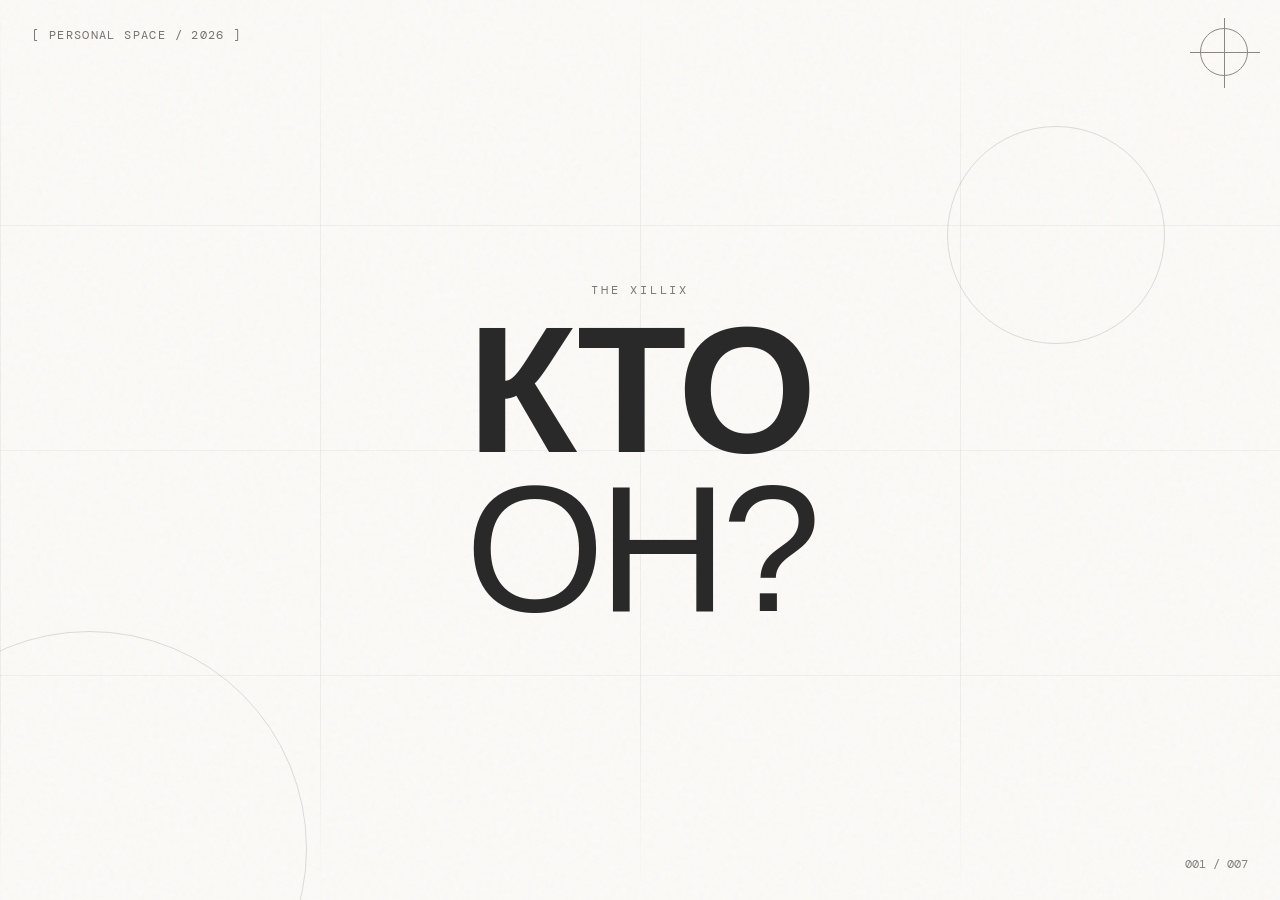
<file: index.html>
<!doctype html>
<html lang="ru">
<head>
  <meta charset="UTF-8">
  <meta name="viewport" content="width=device-width,initial-scale=1,viewport-fit=cover">
  <meta name="theme-color" content="#fbfaf7">
  <meta name="description" content="TheXilliX — персональное пространство Влада.">
  <title>TheXilliX — Кто он?</title>
  <link rel="preconnect" href="https://fonts.googleapis.com">
  <link rel="preconnect" href="https://fonts.gstatic.com" crossorigin>
  <link href="https://fonts.googleapis.com/css2?family=DM+Mono:wght@300;400;500&family=Urbanist:wght@300;400;500;600;700;800;900&display=swap" rel="stylesheet">
  <link rel="stylesheet" href="./styles.css">
  <link rel="stylesheet" href="./v2.css">
  <link rel="stylesheet" href="./v3.css">
  <link rel="stylesheet" href="./conifer.css?v=10">
  <link rel="stylesheet" href="./conifer-polish.css?v=1">
</head>
<body class="home-page">
  <div class="noise" aria-hidden="true"></div>
  <section class="intro" id="intro" aria-label="Кто он?">
    <div class="intro-grid" aria-hidden="true"></div>
    <p class="eyebrow intro-label">[ PERSONAL SPACE / 2026 ]</p>
    <div class="intro-mark" aria-hidden="true"><span></span><span></span></div>
    <div class="intro-center"><p class="intro-small">THE XILLIX</p><h1><span>КТО</span><span>ОН?</span></h1></div>
    <div class="orbit orbit-a" aria-hidden="true"></div><div class="orbit orbit-b" aria-hidden="true"></div>
    <div class="intro-index" aria-hidden="true">001 / 007</div>
  </section>
  <main class="menu-screen" id="menuScreen" aria-hidden="true">
    <header class="dark-topbar">
      <span class="menu-signature">THE XILLIX</span>
      <button class="conifer-menu-trigger" id="coniferMenuTrigger" type="button" aria-label="Открыть Хвойный культ">
        <span class="conifer-menu-halo" aria-hidden="true"></span>
        <img src="./assets/conifer-cult-tree-centered.png?v=4" alt="">
      </button>
      <p class="eyebrow">[ INDEX ]</p>
      <span class="menu-clock" data-clock>--:--:--</span>
    </header>
    <div class="menu-decoration" aria-hidden="true"><div class="menu-ring"></div><div class="menu-cross"><i></i><i></i></div><span class="menu-serial">VX / 25 / 09</span></div>
    <section class="menu-content"><div class="menu-heading"><p class="eyebrow">[ NAVIGATION ]</p><h2>МЕНЮ</h2><p class="menu-note">ЛИЧНОЕ ПРОСТРАНСТВО<br>БЕЗ ЛИШНЕГО ШУМА.</p></div>
      <nav class="main-nav" aria-label="Главное меню"><a href="./about.html" data-index="01"><span>ОБО МНЕ</span></a><a href="./now.html" data-index="02"><span>СЕЙЧАС</span></a><a href="./inspiration.html" data-index="03"><span>ВДОХНОВЕНИЕ</span></a><a href="./projects.html" data-index="04"><span>МОИ ПРОЕКТЫ</span></a><a href="./contacts.html" data-index="05"><span>КОНТАКТЫ</span></a></nav>
    </section>
    <footer class="dark-footer"><span>VLAD / THEXILLIX</span><span>PERSONAL WEBSITE</span><span>2026</span></footer>
  </main>

  <section class="conifer-scene" id="coniferCult" aria-label="Хвойный культ" aria-hidden="true">
    <section class="altar" aria-label="Открыть Хвойный культ">
      <div class="halo" aria-hidden="true"></div>
      <button class="tree-button" id="treeButton" type="button" aria-label="Открыть Хвойный культ">
        <img class="tree-image" src="./assets/conifer-cult-tree-centered.png?v=4" alt="Ёлочка">
      </button>
    </section>
    <div class="ritual-origin" aria-hidden="true">
      <img class="particle needle p1" src="./assets/conifer-cult-needle.png" alt="">
      <img class="particle needle p2" src="./assets/conifer-cult-needle.png" alt="">
      <img class="particle needle p3" src="./assets/conifer-cult-needle.png" alt="">
      <img class="particle needle p4" src="./assets/conifer-cult-needle.png" alt="">
      <img class="particle twig p5" src="./assets/conifer-cult-twig.png" alt="">
      <img class="particle twig p6" src="./assets/conifer-cult-twig.png" alt="">
      <img class="particle cone p7" src="./assets/conifer-cult-cone.png" alt="">
      <img class="particle cone p8" src="./assets/conifer-cult-cone.png" alt="">
      <img class="particle cone p9" src="./assets/conifer-cult-cone.png" alt="">
      <img class="particle cone p10" src="./assets/conifer-cult-cone.png" alt="">
      <img class="particle branch p11" src="./assets/conifer-cult-branch-sprig.png" alt="">
      <img class="particle pinecone-large p12" src="./assets/conifer-cult-pinecone-large.png" alt="">
      <img class="particle branch p13" src="./assets/conifer-cult-branch-long.png" alt="">
      <img class="particle branch p14" src="./assets/conifer-cult-branch-folded.png" alt="">
      <img class="particle twig p15" src="./assets/conifer-cult-twig.png" alt="">
      <img class="particle cone p16" src="./assets/conifer-cult-cone.png" alt="">
      <img class="particle branch p17" src="./assets/conifer-cult-branch-sprig.png" alt="">
      <img class="particle pinecone-large p18" src="./assets/conifer-cult-pinecone-large.png" alt="">
      <img class="particle needle p19" src="./assets/conifer-cult-needle.png" alt="">
      <img class="particle branch p20" src="./assets/conifer-cult-branch-folded.png" alt="">
    </div>
    <div class="title" aria-live="polite"><h1>Хвойный культ</h1></div>
    <section class="regalia" aria-live="polite">
      <p class="regalia-lead"><strong>Хвойный культ<br><span>это</span><br>свежий взгляд на жизнь</strong></p>
      <div class="regalia-divider" aria-hidden="true"></div>
      <div class="regalia-content">
        <section class="regalia-section">
          <blockquote class="regalia-quote"><strong class="quote-opening">Мы не поклоняемся хвое.</strong><br>Она просто напоминает нам, какой должна быть жизнь:<br><strong>свежей, насыщенной, сильной и настоящей.</strong></blockquote>
          <div class="regalia-focus">
            <p><strong>Хвойный культ — это способ вытащить себя из автопилота и начать жить полной собственной жизнью.</strong></p>
            <p>Жизнь не обязана быть бесконечной гонкой, но свободное время не должно превращаться в просмотр чужих жизней в социальных сетях и бесконечный поток быстрого дофамина.</p>
            <p>Вместо очередного часа в ленте можно погулять в новом месте, заняться спортом, почитать интересные книги, начать учить английский, запустить свой проект, навести порядок дома, наконец-то сделать то, что ты всегда откладывал.</p>
          </div>
        </section>
        <section class="regalia-section">
          <h3>Наш главный враг — это СТРАХ!</h3>
          <p>Страх начать, ошибиться, показаться глупым, написать первым, запустить бизнес, выйти в новое место или заняться тем, о чём давно мечтал.</p>
          <p>Страх часто притворяется ленью, усталостью или фразой: «Начну завтра».</p>
          <p>Но стоит сделать первый шаг — и мозг понимает, что опасности не было.</p>
        </section>
        <section class="regalia-section">
          <h3>Заповеди</h3>
          <ol>
            <li>Начинай до того, как почувствуешь себя готовым.</li>
            <li>Не проживай чужую жизнь в вертикальной ленте.</li>
            <li>Меняй фейковый дофамин на настоящий.</li>
            <li>Каждый день делай хотя бы один шаг к своей цели.</li>
            <li>Держи в порядке тело, сон и пространство вокруг себя.</li>
            <li>Не поклоняйся лени. Отдыхай так, чтобы после отдыха хотелось жить.</li>
            <li>Не жди разрешения стать тем, кем хочешь быть.</li>
          </ol>
        </section>
        <section class="regalia-section">
          <h3>Вступление</h3>
          <p><strong>Вступить в Хвойный культ очень просто.</strong></p>
          <ol>
            <li>Удалить TikTok или ограничить просмотр вертикального контента десятью минутами в день.</li>
            <li>Начать делать одно дело, которое ты всегда откладывал.</li>
            <li>Сделать первый шаг прямо сейчас.</li>
          </ol>
        </section>
        <p class="regalia-closing"><strong>Ты не обязан быть лучше всех,<br>но ты обязан не оставаться прежним.</strong><br><br>Если не ты — то кто-то другой.<br>Если не сейчас — то никогда.<br><br><span class="regalia-cta">Выйди из ленты и сделай первый шаг прямо сейчас.</span></p>
      </div>
    </section>
    <button class="back-button" id="backButton" type="button" aria-label="Вернуться к ёлочке">
      <svg viewBox="0 0 32 24" aria-hidden="true"><path d="M29 12H4M12 4 4 12l8 8"/></svg>
    </button>
  </section>

  <script src="./app.js?v=12"></script>
  <script src="./conifer-polish.js?v=1"></script>
</body></html>
</file>
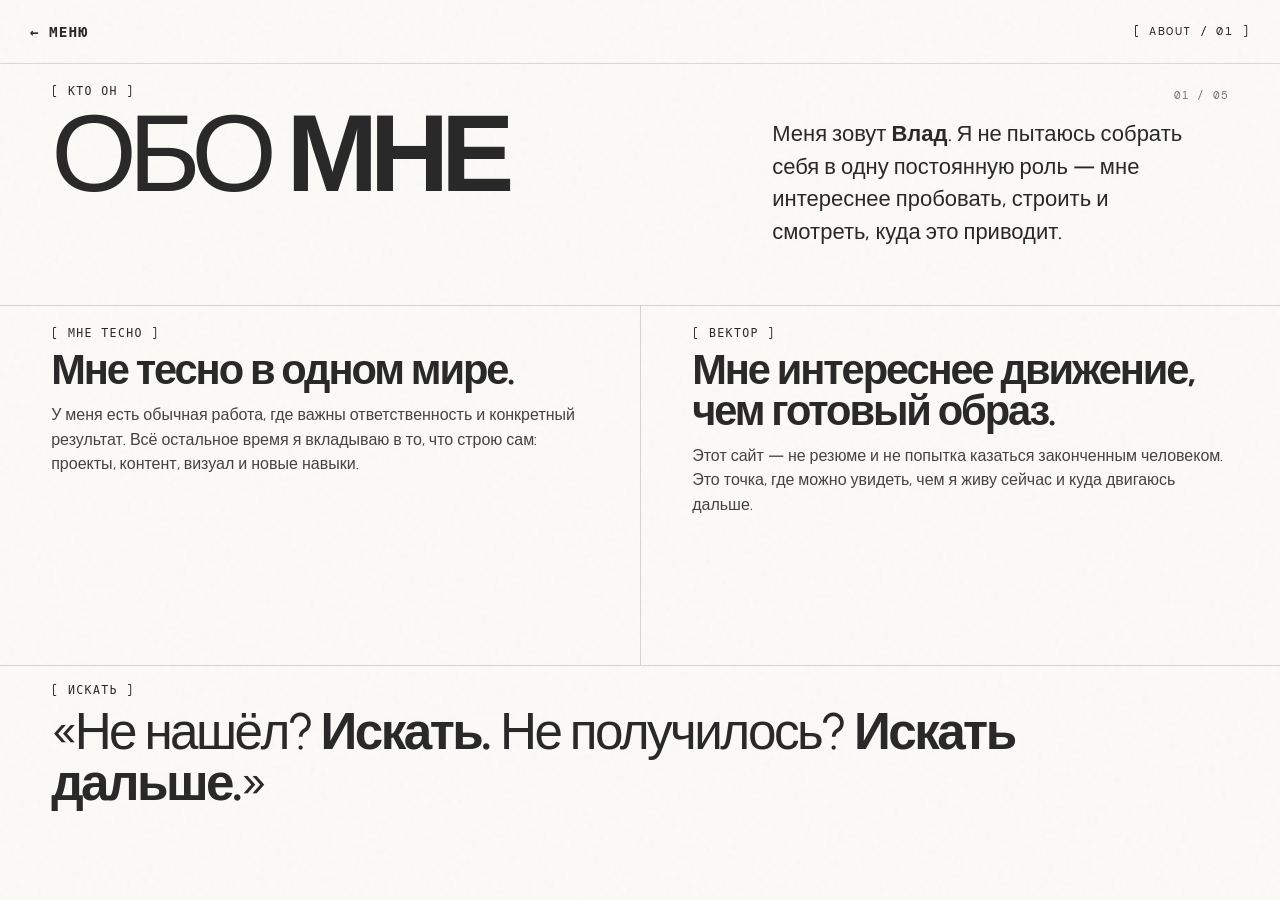
<file: about.html>
<!doctype html><html lang="ru"><head><meta charset="UTF-8"><meta name="viewport" content="width=device-width,initial-scale=1,viewport-fit=cover"><meta name="theme-color" content="#fbfaf7"><title>TheXilliX — Обо мне</title><link rel="preconnect" href="https://fonts.googleapis.com"><link rel="preconnect" href="https://fonts.gstatic.com" crossorigin><link href="https://fonts.googleapis.com/css2?family=DM+Mono:wght@300;400;500&family=Urbanist:wght@300;400;500;600;700;800;900&display=swap" rel="stylesheet"><link rel="stylesheet" href="./styles.css"><link rel="stylesheet" href="./v2.css"><link rel="stylesheet" href="./v3.css"></head><body class="inner-page about-page"><div class="noise"></div><header class="site-header"><a class="menu-link" href="./index.html#menu">← МЕНЮ</a><p class="eyebrow">[ ABOUT / 01 ]</p></header><main class="about-shell"><section class="about-hero"><div><p class="eyebrow">[ КТО ОН ]</p><h1>ОБО <strong>МНЕ</strong></h1></div><p class="about-intro">Меня зовут <strong>Влад</strong>. Я не пытаюсь собрать себя в одну постоянную роль — мне интереснее пробовать, строить и смотреть, куда это приводит.</p><span class="page-index">01 / 05</span></section><section class="about-grid"><article class="about-block"><p class="eyebrow">[ МНЕ ТЕСНО ]</p><h2>Мне тесно в одном мире.</h2><p>У меня есть обычная работа, где важны ответственность и конкретный результат. Всё остальное время я вкладываю в то, что строю сам: проекты, контент, визуал и новые навыки.</p></article><article class="about-block"><p class="eyebrow">[ ВЕКТОР ]</p><h2>Мне интереснее движение, чем готовый образ.</h2><p>Этот сайт — не резюме и не попытка казаться законченным человеком. Это точка, где можно увидеть, чем я живу сейчас и куда двигаюсь дальше.</p></article></section><section class="about-quote"><p class="eyebrow">[ ИСКАТЬ ]</p><blockquote>«Не нашёл? <strong>Искать.</strong> Не получилось? <strong>Искать дальше.</strong>»</blockquote></section></main><script src="./app.js"></script></body></html>
</file>
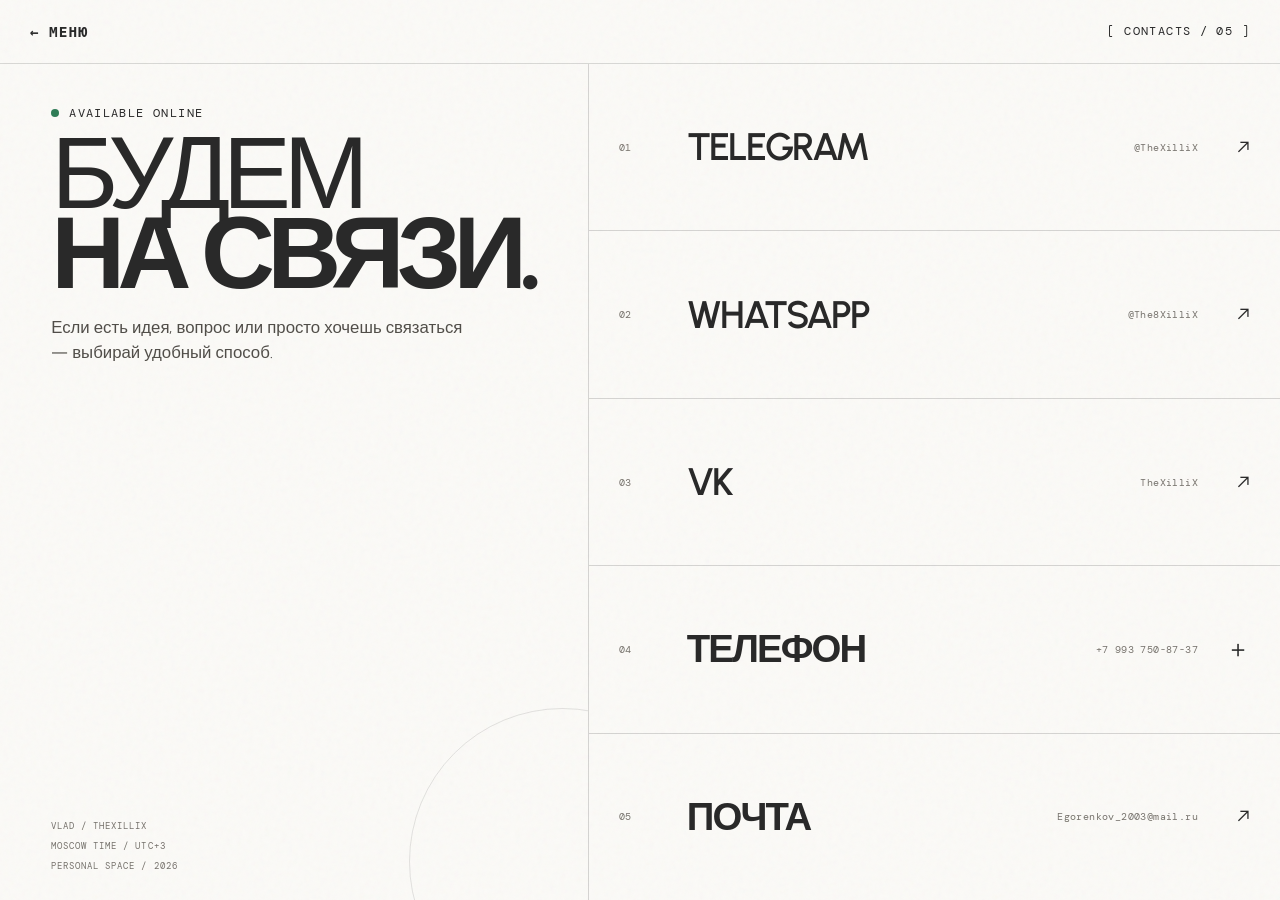
<file: contacts.html>
<!doctype html><html lang="ru"><head><meta charset="UTF-8"><meta name="viewport" content="width=device-width,initial-scale=1,viewport-fit=cover"><meta name="theme-color" content="#fbfaf7"><title>TheXilliX — Контакты</title><link rel="preconnect" href="https://fonts.googleapis.com"><link rel="preconnect" href="https://fonts.gstatic.com" crossorigin><link href="https://fonts.googleapis.com/css2?family=DM+Mono:wght@300;400;500&family=Urbanist:wght@300;400;500;600;700;800;900&display=swap" rel="stylesheet"><link rel="stylesheet" href="./styles.css"><link rel="stylesheet" href="./v2.css"></head><body class="inner-page contacts-page"><div class="noise"></div><header class="site-header"><a class="menu-link" href="./index.html#menu">← МЕНЮ</a><p class="eyebrow">[ CONTACTS / 05 ]</p></header><main class="contacts-shell"><section class="contacts-intro"><div><p class="eyebrow"><span class="status-dot"></span>AVAILABLE ONLINE</p><h1>БУДЕМ<br><strong>НА СВЯЗИ.</strong></h1><p class="contacts-lead">Если есть идея, вопрос или просто хочешь связаться — выбирай удобный способ.</p></div><div class="contacts-meta"><span>VLAD / THEXILLIX</span><span>MOSCOW TIME / UTC+3</span><span>PERSONAL SPACE / 2026</span></div><div class="contacts-orbit" aria-hidden="true"></div></section><section class="contacts-list"><a class="contact-row" href="https://t.me/TheXilliX" target="_blank" rel="noreferrer"><span class="contact-num">01</span><span class="contact-name">TELEGRAM</span><span class="contact-value">@TheXilliX</span><span class="contact-arrow">↗</span></a><a class="contact-row" href="https://wa.me/79937508737" target="_blank" rel="noreferrer"><span class="contact-num">02</span><span class="contact-name">WHATSAPP</span><span class="contact-value">@The8XilliX</span><span class="contact-arrow">↗</span></a><a class="contact-row" href="https://vk.com/TheXilliX" target="_blank" rel="noreferrer"><span class="contact-num">03</span><span class="contact-name">VK</span><span class="contact-value">TheXilliX</span><span class="contact-arrow">↗</span></a><button class="contact-row contact-copy" type="button" data-copy="+79937508737"><span class="contact-num">04</span><span class="contact-name">ТЕЛЕФОН</span><span class="contact-value copy-state">+7 993 750-87-37</span><span class="contact-arrow">＋</span></button><a class="contact-row" href="mailto:Egorenkov_2003@mail.ru"><span class="contact-num">05</span><span class="contact-name">ПОЧТА</span><span class="contact-value">Egorenkov_2003@mail.ru</span><span class="contact-arrow">↗</span></a></section></main><script src="./app.js"></script></body></html>
</file>
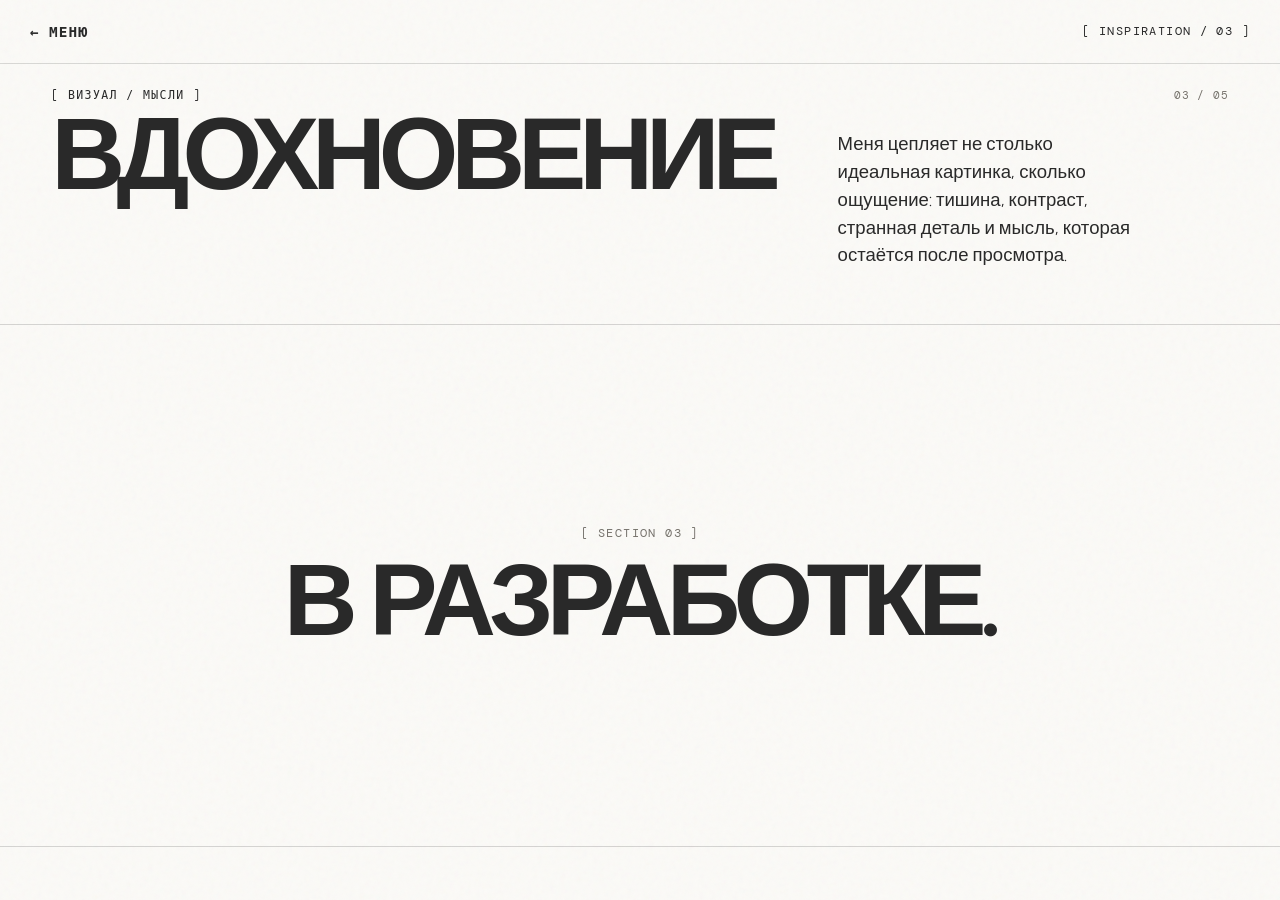
<file: inspiration.html>
<!doctype html><html lang="ru"><head><meta charset="UTF-8"><meta name="viewport" content="width=device-width,initial-scale=1,viewport-fit=cover"><meta name="theme-color" content="#fbfaf7"><title>TheXilliX — Вдохновение</title><link rel="preconnect" href="https://fonts.googleapis.com"><link rel="preconnect" href="https://fonts.gstatic.com" crossorigin><link href="https://fonts.googleapis.com/css2?family=DM+Mono:wght@300;400;500&family=Urbanist:wght@300;400;500;600;700;800;900&display=swap" rel="stylesheet"><link rel="stylesheet" href="./styles.css"><link rel="stylesheet" href="./v2.css"><link rel="stylesheet" href="./v3.css"></head><body class="inner-page inspiration-page"><div class="noise"></div><header class="site-header"><a class="menu-link" href="./index.html#menu">← МЕНЮ</a><p class="eyebrow">[ INSPIRATION / 03 ]</p></header><main class="inspiration-shell"><section class="inspiration-head"><div><p class="eyebrow">[ ВИЗУАЛ / МЫСЛИ ]</p><h1>ВДОХНОВЕНИЕ</h1></div><p>Меня цепляет не столько идеальная картинка, сколько ощущение: тишина, контраст, странная деталь и мысль, которая остаётся после просмотра.</p><span class="page-index">03 / 05</span></section><section style="min-height:58svh;display:grid;place-items:center;padding:40px 4vw;border-bottom:1px solid rgba(41,41,41,.18);text-align:center;"><div><p class="eyebrow" style="margin-bottom:14px;color:#77736d;">[ SECTION 03 ]</p><p style="margin:0;font-size:clamp(3rem,8vw,8.5rem);line-height:.88;letter-spacing:-.065em;font-weight:700;">В РАЗРАБОТКЕ.</p></div></section></main><script src="./app.js"></script></body></html>
</file>
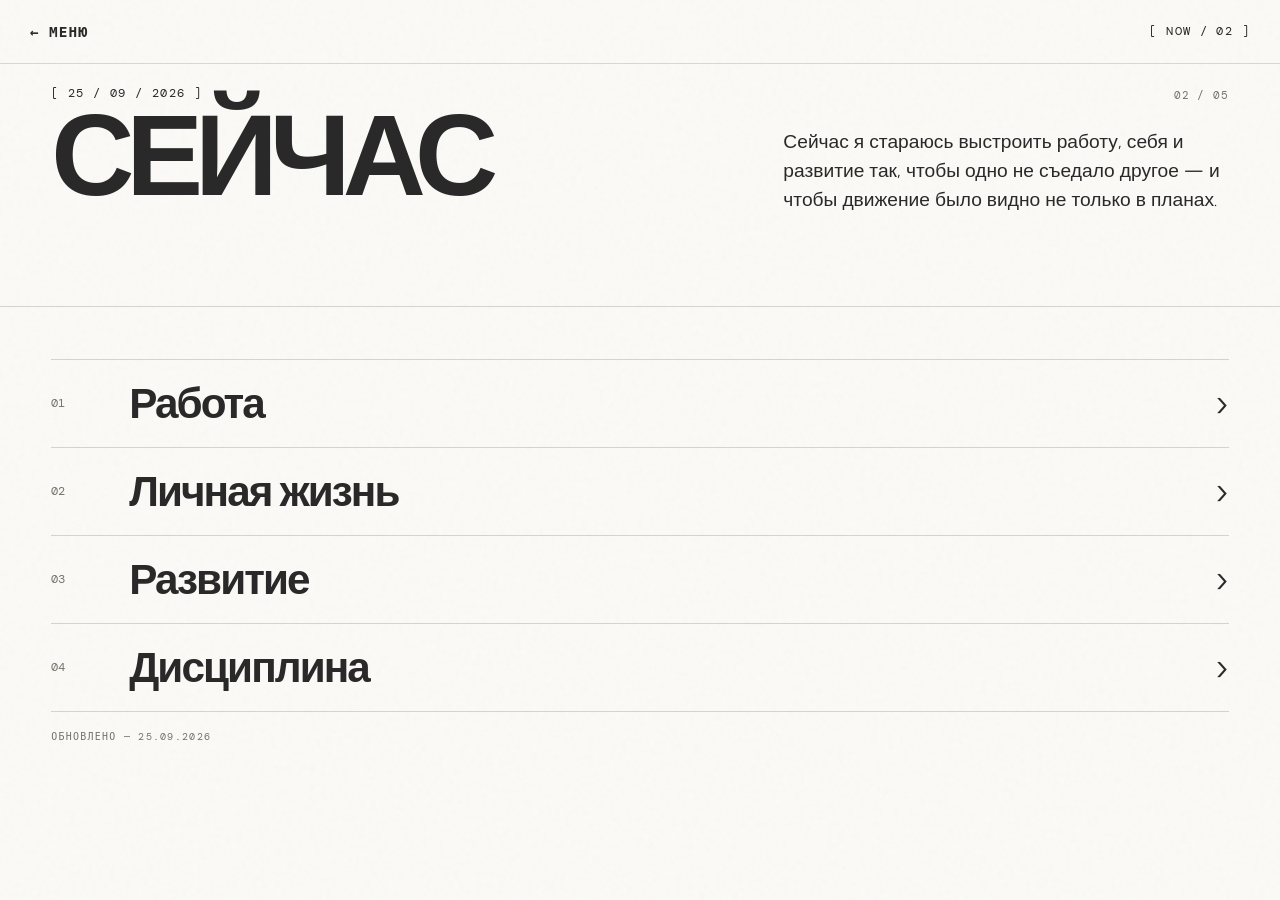
<file: now.html>
<!doctype html><html lang="ru"><head><meta charset="UTF-8"><meta name="viewport" content="width=device-width,initial-scale=1,viewport-fit=cover"><meta name="theme-color" content="#fbfaf7"><title>TheXilliX — Сейчас</title><link rel="preconnect" href="https://fonts.googleapis.com"><link rel="preconnect" href="https://fonts.gstatic.com" crossorigin><link href="https://fonts.googleapis.com/css2?family=DM+Mono:wght@300;400;500&family=Urbanist:wght@300;400;500;600;700;800;900&display=swap" rel="stylesheet"><link rel="stylesheet" href="./styles.css"><link rel="stylesheet" href="./v2.css"><link rel="stylesheet" href="./v3.css"></head><body class="inner-page now-page"><div class="noise"></div><header class="site-header"><a class="menu-link" href="./index.html#menu">← МЕНЮ</a><p class="eyebrow">[ NOW / 02 ]</p></header><main class="now-shell"><section class="now-head"><div><p class="eyebrow">[ 25 / 09 / 2026 ]</p><h1>СЕЙЧАС</h1></div><p>Сейчас я стараюсь выстроить работу, себя и развитие так, чтобы одно не съедало другое — и чтобы движение было видно не только в планах.</p><span class="page-index">02 / 05</span></section><section class="now-list"><article class="now-item"><button class="accordion-toggle" type="button" aria-expanded="false"><span class="num">01</span><span class="accordion-title">Работа</span><span class="accordion-arrow">›</span></button><div class="accordion-details"><div><p>Основная работа остаётся частью моей жизни, но параллельно я собираю свои проекты и учусь превращать идеи в вещи, которые реально существуют.</p></div></div></article><article class="now-item"><button class="accordion-toggle" type="button" aria-expanded="false"><span class="num">02</span><span class="accordion-title">Личная жизнь</span><span class="accordion-arrow">›</span></button><div class="accordion-details"><div><p>Стараюсь не превращать жизнь в один бесконечный список задач: оставлять место людям, впечатлениям, отдыху и тому, что просто хочется запомнить.</p></div></div></article><article class="now-item"><button class="accordion-toggle" type="button" aria-expanded="false"><span class="num">03</span><span class="accordion-title">Развитие</span><span class="accordion-arrow">›</span></button><div class="accordion-details"><div><p>Сейчас больше всего расту через собственные проекты: контент, дизайн, сайт и работу с идеями. Мне важно не только смотреть и читать, а сразу пробовать руками.</p></div></div></article><article class="now-item"><button class="accordion-toggle" type="button" aria-expanded="false"><span class="num">04</span><span class="accordion-title">Дисциплина</span><span class="accordion-arrow">›</span></button><div class="accordion-details"><div><p>Учусь быть стабильнее: делать то, что запланировал, даже когда нет нужного настроения, и постепенно собирать рабочий ритм без перегибов.</p></div></div></article></section><p class="now-updated">ОБНОВЛЕНО — 25.09.2026</p></main><script src="./app.js"></script></body></html>
</file>
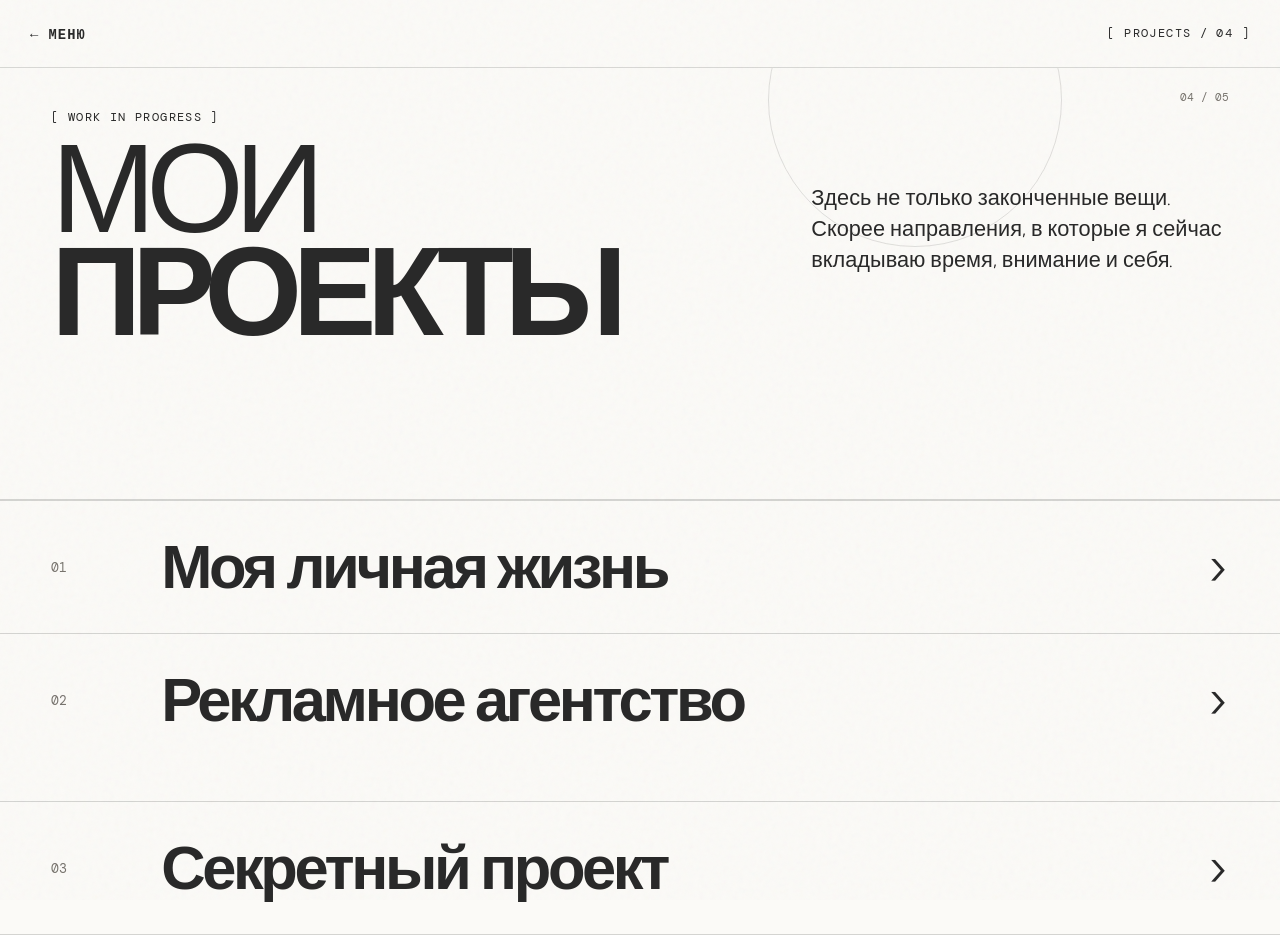
<file: projects.html>
<!doctype html><html lang="ru"><head><meta charset="UTF-8"><meta name="viewport" content="width=device-width,initial-scale=1,viewport-fit=cover"><meta name="theme-color" content="#fbfaf7"><title>TheXilliX — Мои проекты</title><link rel="preconnect" href="https://fonts.googleapis.com"><link rel="preconnect" href="https://fonts.gstatic.com" crossorigin><link href="https://fonts.googleapis.com/css2?family=DM+Mono:wght@300;400;500&family=Urbanist:wght@300;400;500;600;700;800;900&display=swap" rel="stylesheet"><link rel="stylesheet" href="./styles.css"></head><body class="inner-page"><div class="noise"></div><header class="site-header"><a class="menu-link" href="./index.html#menu">← МЕНЮ</a><p class="eyebrow">[ PROJECTS / 04 ]</p></header><main class="page-shell"><section class="hero"><div class="hero-title-wrap"><p class="eyebrow">[ WORK IN PROGRESS ]</p><h1>МОИ <strong>ПРОЕКТЫ</strong></h1></div><div class="hero-copy"><p>Здесь не только законченные вещи. Скорее направления, в которые я сейчас вкладываю время, внимание и себя.</p></div><span class="hero-number">04 / 05</span><div class="hero-orbit"></div></section><section class="projects-list"><article class="project-card"><button class="project-toggle" type="button" aria-expanded="false"><span class="num">01</span><span class="project-title">Моя личная жизнь</span><span class="project-arrow" aria-hidden="true">›</span></button><div class="project-details"><p>Это мой главный проект. Здесь я пытаюсь реализовать себя по максимуму — в работе, характере, дисциплине, творчестве и в том, какой жизнью я вообще хочу жить. Именно сюда я стараюсь вкладывать больше всего сил.</p></div></article><article class="project-card"><button class="project-toggle" type="button" aria-expanded="false"><span class="num">02</span><span class="project-title">Рекламное агентство</span><span class="project-arrow" aria-hidden="true">›</span></button><div class="project-details"><p>Одно из направлений, через которое я учился строить продажи и работать с клиентами. Начинал с РКО и банковских партнёрских продуктов: привлечение клиентов, упаковка предложений, контент и воронки. Сейчас это опыт, из которого постепенно строится мой новый проект.</p><p style="margin:16px 0 0;color:#b3261e;font-family:'DM Mono',monospace;font-size:.72rem;letter-spacing:.13em;font-weight:500;text-transform:uppercase;">ПРОЕКТ ЗАКРЫТ</p></div></article><article class="project-card"><button class="project-toggle" type="button" aria-expanded="false"><span class="num">03</span><span class="project-title">Секретный проект</span><span class="project-arrow" aria-hidden="true">›</span></button><div class="project-details"><p>Сейчас я работаю над большим проектом. Когда-нибудь я о нём вам расскажу.</p></div></article></section></main><script src="./app.js"></script></body></html>
</file>
<file: styles.css>
:root{
  --milk:#fbfaf7;
  --graphite:#292929;
  --graphite-2:#1d1d1d;
  --soft:#77736d;
  --line:#b9b5ae;
  --amber:#ffae42;
  --green:#2f7d57;
  --white:#f6f4ef;
}

*{box-sizing:border-box}
html{background:var(--milk);scroll-behavior:smooth}
body{margin:0;min-height:100svh;background:var(--milk);color:var(--graphite);font-family:"Urbanist",Arial,sans-serif;-webkit-font-smoothing:antialiased;transition:opacity .32s ease,filter .32s ease}
a{color:inherit;text-decoration:none}
button{font:inherit;color:inherit}
body.page-is-leaving{opacity:0;filter:blur(12px)}

.noise{position:fixed;inset:0;z-index:100;pointer-events:none;opacity:.075;background-image:url("data:image/svg+xml,%3Csvg viewBox='0 0 180 180' xmlns='http://www.w3.org/2000/svg'%3E%3Cfilter id='n'%3E%3CfeTurbulence type='fractalNoise' baseFrequency='.9' numOctaves='4' stitchTiles='stitch'/%3E%3C/filter%3E%3Crect width='100%25' height='100%25' filter='url(%23n)' opacity='.5'/%3E%3C/svg%3E");mix-blend-mode:multiply}
.eyebrow{margin:0;font-family:"DM Mono",monospace;font-size:.72rem;letter-spacing:.12em;text-transform:uppercase}

/* splash */
.intro{position:fixed;inset:0;z-index:30;overflow:hidden;background:var(--milk);transition:opacity .95s cubic-bezier(.22,1,.36,1),filter .95s cubic-bezier(.22,1,.36,1),transform .95s cubic-bezier(.22,1,.36,1),visibility 0s linear .95s}
.intro.is-leaving{opacity:0;filter:blur(18px);transform:scale(.982);pointer-events:none}
.intro.is-finished,.intro.is-skipped{opacity:0;visibility:hidden;pointer-events:none}
.intro-grid{position:absolute;inset:0;background-image:linear-gradient(to right,rgba(41,41,41,.06) 1px,transparent 1px),linear-gradient(to bottom,rgba(41,41,41,.05) 1px,transparent 1px);background-size:25vw 25vh;mask-image:linear-gradient(to bottom,transparent,black 20%,black 80%,transparent)}
.intro-label{position:absolute;top:28px;left:32px;color:var(--soft)}
.intro-mark{position:absolute;right:32px;top:28px;width:48px;height:48px;border:1px solid #8d8982;border-radius:50%}
.intro-mark span{position:absolute;background:#8d8982}
.intro-mark span:first-child{width:1px;height:70px;left:23px;top:-11px}
.intro-mark span:last-child{height:1px;width:70px;left:-11px;top:23px}
.intro-center{position:absolute;left:50%;top:50%;transform:translate(-50%,-50%);display:flex;flex-direction:column;align-items:center;justify-content:center;text-align:center;width:min(94vw,980px)}
.intro-small{font-family:"DM Mono",monospace;font-size:.72rem;letter-spacing:.24em;margin:0 0 24px;color:#7c7871}
.intro h1{margin:0;display:flex;flex-direction:column;align-items:center;font-size:clamp(5rem,14vw,11.5rem);line-height:.72;font-weight:800;letter-spacing:0}
.intro h1 span{display:block;width:100%;text-align:center}
.intro h1 span:first-child{letter-spacing:-.025em}
.intro h1 span:last-child{font-weight:300;margin-top:.14em;letter-spacing:-.035em}
.orbit{position:absolute;border:1px solid rgba(41,41,41,.15);border-radius:50%}
.orbit-a{width:34vw;height:34vw;min-width:320px;min-height:320px;left:-10vw;bottom:-13vw}
.orbit-b{width:17vw;height:17vw;right:9vw;top:14vh}
.intro-index{position:absolute;right:32px;bottom:28px;font-family:"DM Mono",monospace;font-size:.72rem;color:#86817b}

/* menu */
.menu-screen{position:fixed;inset:0;z-index:10;background:var(--graphite-2);color:var(--white);opacity:0;visibility:hidden;pointer-events:none;transform:scale(1.012);transition:opacity .85s ease,transform .85s ease,visibility 0s linear .85s,background .62s cubic-bezier(.22,1,.36,1),color .62s ease}
.menu-screen.is-visible{opacity:1;visibility:visible;pointer-events:auto;transform:none;transition-delay:0s}
.dark-topbar,.dark-footer{position:absolute;left:0;right:0;display:flex;align-items:center;justify-content:space-between;padding:0 32px;font-family:"DM Mono",monospace;text-transform:uppercase;letter-spacing:.11em;font-size:.7rem;color:#b9b6b0;transition:opacity .35s ease,filter .35s ease,color .62s ease,border-color .35s ease}
.dark-topbar{top:0;height:82px;border-bottom:1px solid rgba(255,255,255,.16)}
.dark-footer{bottom:0;height:58px;border-top:1px solid rgba(255,255,255,.16);font-size:.61rem}
.menu-signature{font-family:"Urbanist",sans-serif;font-weight:700;letter-spacing:.03em;color:#fff;transition:color .62s ease}
.menu-clock{min-width:48px;text-align:right}
.menu-content{position:absolute;inset:82px 0 58px;display:grid;grid-template-columns:32% 68%}
.menu-heading{padding:54px 32px;border-right:1px solid rgba(255,255,255,.16);position:relative;transition:opacity .35s ease,filter .35s ease,border-color .35s ease}
.menu-heading h2{margin:18px 0 0;font-size:clamp(4.4rem,9vw,9rem);line-height:.85;font-weight:300;letter-spacing:-.07em}
.menu-note{position:absolute;left:32px;bottom:42px;color:#aaa69f;font-family:"DM Mono",monospace;font-size:.66rem;line-height:1.7;letter-spacing:.1em}
.main-nav{display:flex;flex-direction:column}
.main-nav a{position:relative;display:flex;align-items:center;flex:1;padding:0 42px;border-bottom:1px solid rgba(255,255,255,.16);overflow:hidden;transition:opacity .42s ease,filter .42s ease,transform .42s cubic-bezier(.22,1,.36,1),border-color .28s ease,color .62s ease}
.main-nav a:last-child{border-bottom:0}
.main-nav a:before{content:attr(data-index);position:absolute;left:14px;top:13px;font-family:"DM Mono",monospace;font-size:.6rem;color:#77736f;transition:opacity .28s ease,color .62s ease}
.main-nav a span{display:inline-block;font-size:clamp(1.9rem,4vw,4.8rem);font-weight:500;letter-spacing:-.045em;transform-origin:left center;transition:transform .32s cubic-bezier(.22,1,.36,1),color .62s ease,opacity .35s ease,filter .35s ease}
.main-nav a:hover span{transform:scale(1.04)}
.menu-decoration{position:absolute;left:25%;top:19%;width:145px;height:145px;pointer-events:none;opacity:.55;transition:opacity .35s ease,filter .35s ease}
.menu-ring{position:absolute;inset:0;border:1px solid rgba(255,255,255,.35);border-radius:50%}
.menu-ring:after{content:"";position:absolute;width:32%;height:32%;border:1px solid rgba(255,255,255,.35);border-radius:50%;left:34%;top:34%}
.menu-cross i{position:absolute;background:rgba(255,255,255,.35)}
.menu-cross i:first-child{width:1px;height:190px;left:72px;top:-22px}
.menu-cross i:last-child{height:1px;width:190px;top:72px;left:-22px}
.menu-serial{position:absolute;top:154px;left:0;font-family:"DM Mono",monospace;font-size:.56rem;letter-spacing:.12em}
.menu-screen.is-transitioning .main-nav a:not(.is-selected){opacity:.06;filter:blur(13px);transform:scale(.985)}
.menu-screen.is-transitioning .main-nav a.is-selected span{transform:scale(1.075)}
.menu-screen.is-transitioning .main-nav a{border-color:transparent}
.menu-screen.is-transitioning .main-nav a:before{opacity:0}
.menu-screen.is-transitioning .menu-heading,.menu-screen.is-transitioning .menu-decoration,.menu-screen.is-transitioning .dark-topbar,.menu-screen.is-transitioning .dark-footer{opacity:0;filter:blur(11px);border-color:transparent}
.menu-screen.to-milk{background:var(--milk);color:var(--graphite)}
.menu-screen.to-milk .main-nav a{border-color:transparent}
.menu-screen.to-milk .main-nav a:before{opacity:0}
.menu-screen.to-milk .main-nav a.is-selected span{color:var(--graphite);animation:selectedFade .34s .24s forwards}
.menu-screen.to-milk .dark-topbar,.menu-screen.to-milk .dark-footer,.menu-screen.to-milk .menu-heading{border-color:transparent}
.menu-screen.to-milk .menu-signature{color:var(--graphite)}
@keyframes selectedFade{to{opacity:0;filter:blur(12px);transform:scale(1.095)}}

/* shared inner pages */
.inner-page{min-height:100svh;background:var(--milk)}
.site-header{position:fixed;z-index:20;top:0;left:0;right:0;height:68px;padding:0 30px;display:flex;align-items:center;justify-content:space-between;border-bottom:1px solid rgba(41,41,41,.16);background:rgba(251,250,247,.84);backdrop-filter:blur(18px);animation:pageIn .55s both}
.menu-link{display:inline-flex;align-items:center;gap:10px;padding:12px 0;font-family:"DM Mono",monospace;font-size:.86rem;font-weight:700;letter-spacing:.08em;transition:transform .22s ease,opacity .22s ease}
.menu-link:hover{transform:translateX(-3px);opacity:.62}
.page-shell{padding-top:68px;min-height:100svh;animation:pageIn .58s both}
@keyframes pageIn{from{opacity:0;filter:blur(11px);transform:translateY(5px)}to{opacity:1;filter:blur(0);transform:none}}
.hero{min-height:48svh;padding:42px 4vw 44px;display:grid;grid-template-columns:minmax(0,1.25fr) minmax(280px,.75fr);gap:5vw;align-items:start;border-bottom:1px solid rgba(41,41,41,.18);position:relative;overflow:hidden}
.hero-title-wrap{position:relative;z-index:2}
.hero h1{margin:12px 0 0;font-size:clamp(4.4rem,9.8vw,9rem);letter-spacing:-.075em;line-height:.82;font-weight:300;max-width:1050px}
.hero h1 strong{font-weight:800}
.hero-copy{position:relative;z-index:2;max-width:430px;margin-top:72px;justify-self:start}
.hero-copy p{font-size:clamp(1.05rem,1.7vw,1.38rem);line-height:1.42;margin:0}
.hero-number{position:absolute;right:4vw;top:22px;font-family:"DM Mono",monospace;font-size:.68rem;color:#77736d}
.hero-orbit{position:absolute;width:23vw;height:23vw;border:1px solid rgba(41,41,41,.13);border-radius:50%;right:17vw;top:-9vw}
.content-grid{display:grid;grid-template-columns:1fr 1fr;border-bottom:1px solid rgba(41,41,41,.18)}
.content-block{padding:54px 4vw;min-height:300px}
.content-block+.content-block{border-left:1px solid rgba(41,41,41,.18)}
.content-block h2{font-size:clamp(2rem,4.2vw,4.4rem);margin:10px 0 24px;letter-spacing:-.055em;line-height:.96}
.content-block p{max-width:600px;color:#4f4c47;font-size:1.04rem;line-height:1.64}
.quote-block{padding:70px 4vw 80px;position:relative;overflow:hidden}
.quote-block blockquote{margin:12px 0 0;max-width:1100px;font-size:clamp(2.15rem,4.5vw,5rem);line-height:1.03;letter-spacing:-.055em}
.quote-block em{font-weight:300}.quote-block strong{font-weight:800}

/* now */
.list-section{padding:12px 4vw 58px}
.list-row{display:grid;grid-template-columns:72px 1fr;gap:18px;align-items:center;padding:26px 0;border-bottom:1px solid rgba(41,41,41,.18);animation:rowReveal .62s both}
.list-row:nth-child(1){animation-delay:.08s}.list-row:nth-child(2){animation-delay:.14s}.list-row:nth-child(3){animation-delay:.2s}.list-row:nth-child(4){animation-delay:.26s}.list-row:nth-child(5){animation-delay:.32s}
@keyframes rowReveal{from{opacity:0;transform:translateX(-16px);filter:blur(6px)}to{opacity:1;transform:none;filter:blur(0)}}
.list-row small{font-family:"DM Mono",monospace;color:#77736d}
.list-row h3{margin:0;font-size:clamp(1.8rem,3.3vw,3.7rem);letter-spacing:-.045em;font-weight:500}

/* inspiration */
.inspiration-shelf{display:grid;grid-template-columns:repeat(4,1fr);border-bottom:1px solid rgba(41,41,41,.18)}
.inspiration-card{min-height:300px;padding:30px 26px 28px;border-right:1px solid rgba(41,41,41,.18);display:flex;flex-direction:column;justify-content:space-between;position:relative;overflow:hidden}
.inspiration-card:last-child{border-right:0}
.inspiration-card .card-index{font-family:"DM Mono",monospace;font-size:.65rem;color:var(--soft)}
.inspiration-card h3{font-size:clamp(2rem,3.6vw,4rem);line-height:.9;letter-spacing:-.05em;margin:0}
.inspiration-card p{max-width:290px;margin:22px 0 0;color:#5b5751;line-height:1.5}
.poster-mark{width:92px;height:130px;border:1px solid rgba(41,41,41,.35);transform:rotate(-4deg);display:flex;align-items:center;justify-content:center;font-family:"DM Mono",monospace;font-size:.58rem;letter-spacing:.1em;margin-left:auto}

/* projects */
.projects-list{border-top:1px solid rgba(41,41,41,.18)}
.project-card{border-bottom:1px solid rgba(41,41,41,.18)}
.project-toggle{width:100%;padding:34px 4vw;border:0;background:transparent;display:grid;grid-template-columns:82px 1fr 56px;align-items:center;gap:28px;text-align:left;cursor:pointer}
.project-toggle .num{font-family:"DM Mono",monospace;color:var(--soft);font-size:.8rem}
.project-title{font-size:clamp(2.2rem,4.8vw,5.4rem);font-weight:700;letter-spacing:-.055em;line-height:.95}
.project-arrow{justify-self:end;font-size:clamp(2.8rem,5vw,4.8rem);font-weight:300;line-height:1;transform:rotate(0deg);transition:transform .35s cubic-bezier(.22,1,.36,1)}
.project-card.is-open .project-arrow{transform:rotate(90deg)}
.project-details{display:grid;grid-template-rows:0fr;opacity:0;transition:grid-template-rows .48s cubic-bezier(.22,1,.36,1),opacity .3s ease}
.project-details>p{overflow:hidden;margin:0;padding:0 4vw 0 calc(4vw + 110px);max-width:1050px;color:#55514b;font-size:1.08rem;line-height:1.65;transition:padding-bottom .48s cubic-bezier(.22,1,.36,1)}
.project-card.is-open .project-details{grid-template-rows:1fr;opacity:1}
.project-card.is-open .project-details>p{padding-bottom:38px}

/* contacts */
.contact-panel{min-height:calc(100svh - 68px);display:grid;grid-template-columns:.9fr 1.1fr}
.contact-main{padding:54px 4vw;display:flex;flex-direction:column;justify-content:space-between}
.contact-main h1{font-size:clamp(5rem,11vw,10rem);line-height:.77;margin:16px 0 0;letter-spacing:-.08em;font-weight:300}
.contact-main h1 strong{font-weight:800}
.contact-side{border-left:1px solid rgba(41,41,41,.18);display:flex;flex-direction:column}
.contact-link{flex:1;min-height:112px;padding:22px 28px;display:flex;align-items:center;justify-content:space-between;border-bottom:1px solid rgba(41,41,41,.18);font-size:clamp(1.7rem,3.6vw,3.8rem);letter-spacing:-.04em;transition:padding .3s ease,opacity .3s ease}
.contact-link:last-child{border-bottom:0}
a.contact-link:hover{padding-left:38px}
.contact-link small{font-family:"DM Mono",monospace;font-size:.58rem;letter-spacing:.08em;color:var(--soft)}
.contact-link.pending{color:#8f8a83}
.status-dot{display:inline-block;width:8px;height:8px;border-radius:50%;background:var(--green);margin-right:10px}
.accent{color:var(--amber)}

@media(max-width:900px){
  .inspiration-shelf{grid-template-columns:1fr 1fr}
  .inspiration-card:nth-child(2){border-right:0}
  .inspiration-card:nth-child(-n+2){border-bottom:1px solid rgba(41,41,41,.18)}
  .project-toggle{grid-template-columns:60px 1fr 48px}
  .project-details>p{padding-left:calc(4vw + 88px)}
}

@media(max-width:800px){
  .intro-grid{background-size:50vw 25vh}.intro-label{left:20px;top:22px}.intro-mark{right:20px;top:20px;width:38px;height:38px}.intro-mark span:first-child{left:18px;top:-10px;height:58px}.intro-mark span:last-child{top:18px;left:-10px;width:58px}.intro-center{width:96vw}.intro h1{font-size:clamp(5rem,25vw,8rem);line-height:.76}.intro h1 span:first-child{letter-spacing:-.015em}.intro h1 span:last-child{margin-top:.18em;letter-spacing:-.025em}.orbit-a{left:-45vw;bottom:-20vw}.orbit-b{width:42vw;height:42vw;right:-10vw;top:17vh}.intro-index{right:20px;bottom:22px}
  .dark-topbar{padding:0 18px;height:70px}.dark-topbar .eyebrow{display:none}.dark-footer{display:none}.menu-content{inset:70px 0 0;grid-template-columns:1fr;grid-template-rows:28% 72%}.menu-heading{padding:28px 20px;border-right:0;border-bottom:1px solid rgba(255,255,255,.16)}.menu-heading h2{font-size:18vw;margin-top:10px}.menu-note{right:20px;left:auto;bottom:26px;text-align:right;font-size:.54rem}.menu-decoration{display:none}.main-nav a{padding:0 22px}.main-nav a span{font-size:clamp(1.55rem,7.5vw,2.35rem)}.main-nav a:hover span{transform:none}.menu-screen.is-transitioning .main-nav a.is-selected span{transform:scale(1.055)}
  .site-header{height:62px;padding:0 18px}.menu-link{font-size:.82rem;font-weight:700}.page-shell{padding-top:62px}.hero{min-height:auto;padding:34px 20px 34px;grid-template-columns:1fr;gap:24px}.hero h1{font-size:clamp(3.9rem,18vw,6.5rem);margin-top:10px}.hero-copy{margin-top:0;max-width:100%}.hero-number{top:18px;right:20px}.hero-orbit{width:54vw;height:54vw;right:-15vw;top:-12vw}.content-grid{grid-template-columns:1fr}.content-block{padding:40px 20px;min-height:auto}.content-block+.content-block{border-left:0;border-top:1px solid rgba(41,41,41,.18)}.quote-block{padding:54px 20px 60px}.list-section{padding:8px 20px 50px}.list-row{grid-template-columns:48px 1fr;padding:24px 0}
  .inspiration-shelf{grid-template-columns:1fr}.inspiration-card{min-height:230px;border-right:0;border-bottom:1px solid rgba(41,41,41,.18)}.inspiration-card:last-child{border-bottom:0}
  .project-toggle{grid-template-columns:38px 1fr 34px;gap:12px;padding:28px 20px}.project-title{font-size:clamp(2rem,10vw,3.2rem)}.project-arrow{font-size:2.8rem}.project-details>p{padding-left:70px;padding-right:20px;font-size:1rem}.project-card.is-open .project-details>p{padding-bottom:30px}
  .contact-panel{grid-template-columns:1fr}.contact-main{min-height:40svh;padding:40px 20px}.contact-side{border-left:0;border-top:1px solid rgba(41,41,41,.18)}.contact-link{min-height:96px;padding:18px 20px}.header-actions .eyebrow{display:none}
}

@media(prefers-reduced-motion:reduce){*{animation:none!important;transition:none!important}}
</file>
<file: v2.css>
:root{--milk:#fbfaf7;--graphite:#292929;--soft:#77736d;--line:rgba(41,41,41,.18)}
.sr-only{position:absolute;width:1px;height:1px;padding:0;margin:-1px;overflow:hidden;clip:rect(0,0,0,0);white-space:nowrap;border:0}.page-index{position:absolute;right:4vw;top:24px;font:400 .68rem "DM Mono",monospace;color:var(--soft);letter-spacing:.08em}body.modal-open{overflow:hidden}
.intro h1{line-height:.76!important;letter-spacing:0!important}.intro h1 span:first-child{letter-spacing:-.025em!important}.intro h1 span:last-child{margin-top:.13em!important;letter-spacing:-.035em!important}
.password-screen{position:fixed;inset:0;z-index:25;overflow:hidden;background:var(--milk);opacity:0;visibility:hidden;pointer-events:none;transition:opacity .8s ease,filter .8s ease,transform .8s cubic-bezier(.22,1,.36,1),visibility 0s linear .8s}.password-screen.is-visible{opacity:1;visibility:visible;pointer-events:auto;transition-delay:0s}.password-screen.is-unlocking{opacity:0;filter:blur(18px);transform:scale(.985);pointer-events:none}.password-screen.is-finished{opacity:0;visibility:hidden;pointer-events:none}.gate-grid{position:absolute;inset:0;background-image:linear-gradient(to right,rgba(41,41,41,.055) 1px,transparent 1px),linear-gradient(to bottom,rgba(41,41,41,.05) 1px,transparent 1px);background-size:25vw 25vh;mask-image:linear-gradient(to bottom,transparent,black 20%,black 80%,transparent)}.gate-label{position:absolute;left:32px;top:28px;color:var(--soft)}.gate-mark{position:absolute;right:32px;top:28px;width:48px;height:48px;border:1px solid #8d8982;border-radius:50%}.gate-mark span{position:absolute;background:#8d8982}.gate-mark span:first-child{left:23px;top:-11px;width:1px;height:70px}.gate-mark span:last-child{left:-11px;top:23px;width:70px;height:1px}.gate-center{position:absolute;left:50%;top:50%;transform:translate(-50%,-50%);width:min(92vw,720px);text-align:center}.password-field{display:block;width:min(430px,78vw);margin:32px auto 18px;border-bottom:1px solid rgba(41,41,41,.42)}.password-field input{display:block;width:100%;border:0;outline:0;background:transparent;color:var(--graphite);font:500 clamp(2.6rem,7vw,5.8rem) "DM Mono",monospace;letter-spacing:.48em;text-align:center;padding:.12em 0 .18em .48em;border-radius:0}.gate-hint{margin:0;color:#8a857e;font:400 .61rem "DM Mono",monospace;letter-spacing:.18em}.gate-index{position:absolute;right:32px;bottom:28px;font:400 .72rem "DM Mono",monospace;color:#86817b}.gate-orbit{position:absolute;width:21vw;height:21vw;right:-4vw;bottom:-8vw;border:1px solid rgba(41,41,41,.14);border-radius:50%}
.site-header{height:64px!important}.page-shell{padding-top:64px!important}.menu-link{font-size:.9rem!important;font-weight:700!important}.about-shell,.now-shell,.inspiration-shell,.contacts-shell{padding-top:64px;min-height:100svh}.about-shell,.now-shell,.inspiration-shell{position:relative}
.about-page{overflow:hidden}.about-shell{height:100svh;display:grid;grid-template-rows:34% 40% 26%}.about-hero{position:relative;padding:26px 4vw 24px;display:grid;grid-template-columns:1.18fr .82fr;gap:5vw;align-items:start;border-bottom:1px solid var(--line);overflow:hidden}.about-hero h1{margin:9px 0 0;font-size:clamp(4rem,8.6vw,8rem);line-height:.82;letter-spacing:-.075em;font-weight:300}.about-hero h1 strong{font-weight:800}.about-intro{margin:46px 0 0;max-width:430px;font-size:clamp(1rem,1.55vw,1.28rem);line-height:1.45}.about-grid{display:grid;grid-template-columns:1fr 1fr;border-bottom:1px solid var(--line)}.about-block{padding:24px 4vw 20px;overflow:hidden}.about-block+.about-block{border-left:1px solid var(--line)}.about-block h2{margin:8px 0 13px;font-size:clamp(1.55rem,3vw,3rem);line-height:.98;letter-spacing:-.05em}.about-block>p:last-child{margin:0;max-width:620px;color:#56524d;font-size:.96rem;line-height:1.48}.about-quote{padding:20px 4vw;overflow:hidden}.about-quote blockquote{margin:8px 0 0;font-size:clamp(1.85rem,3.8vw,4rem);line-height:1;letter-spacing:-.05em}
.now-head{position:relative;min-height:31svh;padding:28px 4vw 28px;display:grid;grid-template-columns:1.2fr .8fr;gap:5vw;align-items:start;border-bottom:1px solid var(--line)}.now-head h1{margin:7px 0 0;font-size:clamp(4.2rem,9vw,8.6rem);line-height:.82;letter-spacing:-.07em}.now-head>p{margin:54px 0 0;max-width:440px;font-size:clamp(1rem,1.5vw,1.25rem);line-height:1.5}.now-list{padding:72px 4vw 0}.now-item{border-top:1px solid var(--line)}.now-item:last-child{border-bottom:1px solid var(--line)}.accordion-toggle{width:100%;padding:18px 0;border:0;background:transparent;display:grid;grid-template-columns:62px 1fr 44px;gap:16px;align-items:center;text-align:left;cursor:pointer}.accordion-toggle .num{font:400 .72rem "DM Mono",monospace;color:var(--soft)}.accordion-title{font-size:clamp(1.65rem,3.3vw,3.5rem);font-weight:600;letter-spacing:-.045em}.accordion-arrow{justify-self:end;font-size:2.8rem;font-weight:300;line-height:.8;transition:transform .35s cubic-bezier(.22,1,.36,1)}.now-item.is-open .accordion-arrow{transform:rotate(90deg)}.accordion-details{display:grid;grid-template-rows:0fr;opacity:0;transition:grid-template-rows .45s cubic-bezier(.22,1,.36,1),opacity .25s ease}.accordion-details>div{overflow:hidden}.accordion-details p{margin:0 60px 0 78px;max-width:780px;padding:0 0 20px;color:#57534e;font-size:1rem;line-height:1.55}.now-item.is-open .accordion-details{grid-template-rows:1fr;opacity:1}.now-updated{margin:18px 4vw 32px;color:var(--soft);font:400 .62rem "DM Mono",monospace;letter-spacing:.13em}
.inspiration-head{position:relative;min-height:35svh;padding:30px 4vw 28px;display:grid;grid-template-columns:1.25fr .75fr;gap:5vw;align-items:start;border-bottom:1px solid var(--line)}.inspiration-head h1{margin:8px 0 0;font-size:clamp(3.8rem,8vw,8rem);line-height:.83;letter-spacing:-.07em}.inspiration-head>p{margin:52px 0 0;max-width:440px;font-size:clamp(1rem,1.45vw,1.22rem);line-height:1.5}.inspiration-launchers{display:grid;grid-template-columns:repeat(4,1fr);border-bottom:1px solid var(--line)}.inspire-launch{min-height:calc(65svh - 64px);padding:24px;border:0;border-right:1px solid var(--line);background:transparent;display:flex;flex-direction:column;align-items:stretch;justify-content:space-between;text-align:left;cursor:pointer;transition:background .28s ease,opacity .28s ease}.inspire-launch:last-child{border-right:0}.inspire-launch:hover{background:rgba(41,41,41,.025)}.card-index{font:400 .61rem "DM Mono",monospace;color:var(--soft);letter-spacing:.1em}.poster-launch img{display:block;width:min(55%,150px);aspect-ratio:.78;object-fit:cover;margin:auto;border:1px solid rgba(41,41,41,.18)}.launch-symbol{margin:auto;text-align:center;font-size:clamp(5rem,8vw,9rem);font-weight:200;line-height:1;color:#bbb5ad}.launch-bottom{display:flex;align-items:end;justify-content:space-between;gap:14px}.launch-bottom strong{font-size:clamp(1.8rem,3vw,3.4rem);letter-spacing:-.05em}.launch-bottom small{font:400 .56rem "DM Mono",monospace;color:var(--soft);letter-spacing:.08em;text-align:right}
.inspiration-modal{position:fixed;inset:0;z-index:90;opacity:0;visibility:hidden;pointer-events:none;transition:opacity .4s ease,visibility 0s linear .4s}.inspiration-modal.is-open{opacity:1;visibility:visible;pointer-events:auto;transition-delay:0s}.modal-backdrop{position:absolute;inset:0;background:rgba(35,35,35,.22);backdrop-filter:blur(18px)}.modal-panel{position:absolute;inset:4vh 4vw;background:var(--milk);border:1px solid rgba(41,41,41,.22);overflow:auto;transform:translateY(18px) scale(.993);transition:transform .45s cubic-bezier(.22,1,.36,1)}.inspiration-modal.is-open .modal-panel{transform:none}.modal-panel>header{position:sticky;top:0;z-index:2;min-height:106px;padding:20px 28px;display:flex;align-items:flex-start;justify-content:space-between;background:rgba(251,250,247,.92);backdrop-filter:blur(14px);border-bottom:1px solid var(--line)}.modal-panel h2{margin:7px 0 0;font-size:clamp(2.7rem,6vw,6rem);line-height:.82;letter-spacing:-.065em}.modal-close,.viewer-close{border:0;background:transparent;cursor:pointer;font-size:2.7rem;font-weight:200;line-height:1;padding:0}.modal-list a{min-height:90px;padding:18px 28px;display:grid;grid-template-columns:60px 1fr 40px;align-items:center;border-bottom:1px solid var(--line)}.modal-list small,.film-item small{font:400 .65rem "DM Mono",monospace;color:var(--soft)}.modal-list strong{font-size:clamp(1.45rem,3vw,3rem);letter-spacing:-.04em}.modal-list a>span{justify-self:end;font-size:1.4rem}.poster-grid{padding:28px;display:grid;grid-template-columns:repeat(3,minmax(0,1fr));gap:16px}.poster-thumb{padding:0;border:0;background:transparent;cursor:zoom-in}.poster-thumb img{display:block;width:100%;height:auto;max-height:72vh;object-fit:cover;border:1px solid rgba(41,41,41,.12)}.poster-viewer{position:fixed;inset:0;z-index:120;opacity:0;visibility:hidden;pointer-events:none;display:grid;place-items:center;transition:opacity .3s ease}.poster-viewer.is-open{opacity:1;visibility:visible;pointer-events:auto}.viewer-backdrop{position:absolute;inset:0;background:rgba(20,20,20,.88);backdrop-filter:blur(10px)}.poster-viewer img{position:relative;z-index:1;max-width:90vw;max-height:90vh;object-fit:contain}.viewer-close{position:absolute;z-index:2;right:28px;top:20px;color:white;font-size:3.2rem}.film-note{margin:0;padding:24px 28px;border-bottom:1px solid var(--line);font-size:1rem}.film-list{display:grid;grid-template-columns:1fr 1fr}.film-item{min-height:88px;padding:18px 28px;display:grid;grid-template-columns:48px 1fr auto;gap:16px;align-items:center;border-bottom:1px solid var(--line)}.film-item:nth-child(odd){border-right:1px solid var(--line)}.film-item strong{font-size:clamp(1.1rem,2vw,1.7rem)}.film-item span{font:400 .56rem "DM Mono",monospace;color:var(--soft);letter-spacing:.08em}.film-item.favorite{background:rgba(41,41,41,.035)}.empty-panel{overflow:hidden}.empty-state{height:calc(100% - 106px);min-height:350px;padding:40px;display:flex;flex-direction:column;justify-content:space-between}.empty-state span{font:400 .62rem "DM Mono",monospace;color:var(--soft)}.empty-state p{margin:0;font-size:clamp(3rem,8vw,8rem);letter-spacing:-.06em}
.contacts-page{overflow:hidden}.contacts-shell{height:100svh;display:grid;grid-template-columns:.92fr 1.08fr}.contacts-intro{position:relative;padding:42px 4vw 28px;display:flex;flex-direction:column;justify-content:space-between;border-right:1px solid var(--line);overflow:hidden}.contacts-intro h1{margin:12px 0 22px;font-size:clamp(4.4rem,8vw,8.8rem);line-height:.78;letter-spacing:-.075em;font-weight:300}.contacts-intro h1 strong{font-weight:800}.contacts-lead{max-width:430px;margin:0;color:#514e49;font-size:1.05rem;line-height:1.5}.contacts-meta{display:flex;flex-direction:column;gap:8px;font:400 .58rem "DM Mono",monospace;color:var(--soft);letter-spacing:.11em}.contacts-orbit{position:absolute;width:24vw;height:24vw;right:-10vw;bottom:-9vw;border:1px solid rgba(41,41,41,.12);border-radius:50%}.contacts-list{display:flex;flex-direction:column}.contact-row{flex:1;min-height:96px;width:100%;padding:0 30px;border:0;border-bottom:1px solid var(--line);background:transparent;display:grid;grid-template-columns:50px 1fr minmax(120px,auto) 34px;gap:18px;align-items:center;text-align:left;color:var(--graphite);cursor:pointer}.contact-row:last-child{border-bottom:0}.contact-num{font:400 .62rem "DM Mono",monospace;color:var(--soft)}.contact-name{font-size:clamp(1.65rem,3vw,3.4rem);font-weight:600;letter-spacing:-.05em;transition:transform .25s ease,opacity .25s ease;transform-origin:left center}.contact-value{font:400 .63rem "DM Mono",monospace;color:var(--soft);letter-spacing:.04em;text-align:right}.contact-arrow{justify-self:end;font-size:1.5rem;font-weight:300}.contact-row:hover .contact-name{transform:scale(1.025)}.contacts-list:has(.contact-row:hover) .contact-row:not(:hover){opacity:.48}.project-toggle{padding-top:26px!important;padding-bottom:26px!important}.project-details p{max-width:820px}
@media(max-width:800px){.gate-label{left:20px;top:22px}.gate-mark{right:20px;top:20px;width:38px;height:38px}.gate-mark span:first-child{left:18px;height:58px}.gate-mark span:last-child{top:18px;width:58px}.gate-index{right:20px;bottom:22px}.gate-orbit{width:55vw;height:55vw;right:-24vw;bottom:-18vw}.intro h1{line-height:.8!important}.intro h1 span:last-child{margin-top:.12em!important}.about-page,.contacts-page{overflow:auto}.about-shell{height:auto;display:block}.about-hero{min-height:auto;padding:28px 20px;grid-template-columns:1fr;gap:10px}.about-hero h1{font-size:clamp(3.8rem,18vw,6rem)}.about-intro{margin:14px 0 0}.about-grid{grid-template-columns:1fr}.about-block{padding:28px 20px}.about-block+.about-block{border-left:0;border-top:1px solid var(--line)}.about-quote{padding:34px 20px 46px}.now-head,.inspiration-head{min-height:auto;padding:28px 20px;grid-template-columns:1fr;gap:14px}.now-head h1,.inspiration-head h1{font-size:clamp(3.7rem,17vw,6rem)}.now-head>p,.inspiration-head>p{margin:0}.now-list{padding:42px 20px 0}.accordion-toggle{grid-template-columns:42px 1fr 34px;padding:18px 0}.accordion-details p{margin:0 34px 0 58px}.now-updated{margin-left:20px;margin-right:20px}.inspiration-launchers{grid-template-columns:1fr 1fr}.inspire-launch{min-height:270px;border-bottom:1px solid var(--line)}.inspire-launch:nth-child(2){border-right:0}.poster-launch img{width:42%}.launch-bottom{align-items:flex-end}.launch-bottom strong{font-size:1.8rem}.modal-panel{inset:2vh 12px}.modal-panel>header{padding:16px 18px;min-height:92px}.poster-grid{padding:14px;grid-template-columns:1fr 1fr;gap:10px}.modal-list a{padding:16px 18px;grid-template-columns:42px 1fr 30px}.film-list{grid-template-columns:1fr}.film-item{padding:15px 18px;grid-template-columns:36px 1fr auto}.film-item:nth-child(odd){border-right:0}.film-note{padding:18px}.empty-state{padding:22px}.contacts-shell{height:auto;display:block}.contacts-intro{min-height:48svh;padding:34px 20px 24px;border-right:0;border-bottom:1px solid var(--line)}.contacts-intro h1{font-size:clamp(4.2rem,18vw,6.6rem)}.contacts-meta{margin-top:38px}.contacts-orbit{width:70vw;height:70vw;right:-34vw;bottom:-36vw}.contact-row{min-height:94px;padding:0 18px;grid-template-columns:34px 1fr 30px}.contact-value{display:none}}
@media(prefers-reduced-motion:reduce){*{scroll-behavior:auto!important}}
</file>
<file: v3.css>
/* 2026-09-25 polish pass */
.gate-center{left:50%!important;right:auto!important;transform:translate(-50%,-50%)!important;display:flex;flex-direction:column;align-items:center;width:min(92vw,720px)!important}
.gate-center>.eyebrow{width:100%;text-align:center}
.password-field{margin-left:auto!important;margin-right:auto!important}
.password-field input{box-sizing:border-box;text-align:center!important;letter-spacing:.34em!important;padding-left:.34em!important;padding-right:0!important}

.about-shell{grid-template-rows:29% 43% 28%!important}
.about-hero{padding-top:20px!important;padding-bottom:18px!important;align-items:start!important}
.about-intro{margin-top:34px!important;font-size:clamp(1.08rem,1.72vw,1.42rem)!important;line-height:1.48!important;font-weight:500!important}
.about-intro strong{font-weight:800}
.about-block{padding-top:20px!important;padding-bottom:18px!important}
.about-block h2{font-size:clamp(1.75rem,3.25vw,3.25rem)!important;font-weight:650!important}
.about-block>p:last-child{font-size:clamp(1rem,1.12vw,1.12rem)!important;line-height:1.52!important;font-weight:500!important;color:#46433f!important}
.about-quote{padding-top:17px!important;padding-bottom:17px!important}
.about-quote blockquote{font-size:clamp(2rem,4vw,4.15rem)!important;font-weight:420}

.now-head{min-height:27svh!important;padding-top:22px!important;padding-bottom:22px!important}
.now-head>p{margin-top:42px!important}
.now-list{padding-top:52px!important}
.accordion-title{font-weight:650!important}

.inspiration-head{min-height:29svh!important;padding-top:24px!important;padding-bottom:22px!important}
.inspiration-head>p{margin-top:42px!important}
.inspiration-launchers{grid-template-columns:repeat(4,minmax(0,1fr))!important;align-items:stretch}
.inspire-launch{min-height:255px!important;height:34svh!important;max-height:330px;padding:20px!important;overflow:hidden}
.inspire-launch>.card-index{font-size:.68rem!important;font-weight:500!important;color:#4f4b46!important}
.poster-launch img{width:min(48%,128px)!important;max-height:155px!important;object-fit:cover!important}
.launch-symbol{font-size:clamp(3.5rem,6vw,6.7rem)!important}
.launch-bottom{align-items:flex-end!important}
.launch-bottom strong{font-size:clamp(1.55rem,2.4vw,2.65rem)!important}
.launch-bottom small{max-width:105px;line-height:1.35}

.inspiration-modal{display:grid;place-items:center;padding:28px}
.modal-panel{position:relative!important;inset:auto!important;width:min(760px,88vw)!important;max-height:78vh!important;min-height:0!important;border-radius:2px;overflow:auto!important;box-shadow:0 24px 80px rgba(20,20,20,.16);transform:translateY(14px) scale(.985)!important}
.inspiration-modal.is-open .modal-panel{transform:none!important}
.modal-panel.poster-panel{width:min(980px,90vw)!important;max-height:82vh!important}
.modal-panel.empty-panel{width:min(620px,86vw)!important;height:min(520px,72vh)!important}
.modal-panel>header{min-height:84px!important;padding:16px 20px!important}
.modal-panel h2{font-size:clamp(2.2rem,4.6vw,4.8rem)!important}
.modal-close{font-size:2.2rem!important}
.modal-list a{min-height:74px!important;padding:14px 20px!important;grid-template-columns:48px 1fr 32px!important}
.modal-list strong{font-size:clamp(1.3rem,2.5vw,2.35rem)!important}
.poster-grid{padding:18px!important;grid-template-columns:repeat(3,minmax(0,1fr))!important;gap:12px!important;align-items:start}
.poster-static{margin:0;min-width:0;background:#f2f0ea;border:1px solid rgba(41,41,41,.11);overflow:hidden}
.poster-static img{display:block;width:100%;height:auto;max-height:46vh;object-fit:contain;background:#f2f0ea}
.film-note{padding:18px 20px!important}
.film-list{grid-template-columns:1fr!important}
.film-item{min-height:66px!important;padding:13px 20px!important;grid-template-columns:38px 1fr auto!important}
.film-item:nth-child(odd){border-right:0!important}
.empty-state{min-height:0!important;height:calc(100% - 84px)!important;padding:28px!important}
.empty-state p{font-size:clamp(2.5rem,6vw,5.2rem)!important}

@media(max-width:1000px){
  .inspiration-launchers{grid-template-columns:1fr 1fr!important}
  .inspire-launch{height:250px!important;max-height:none!important;border-bottom:1px solid var(--line)}
  .inspire-launch:nth-child(2){border-right:0!important}
}

@media(max-width:800px){
  .gate-center{width:92vw!important}
  .password-field{width:min(360px,78vw)!important}
  .about-shell{display:block!important;height:auto!important}
  .about-page{overflow:auto!important}
  .about-hero{padding-top:24px!important}
  .about-intro{margin-top:12px!important}
  .now-list{padding-top:30px!important}
  .inspiration-launchers{grid-template-columns:1fr!important}
  .inspire-launch{height:210px!important;min-height:210px!important;border-right:0!important}
  .inspiration-modal{padding:14px}
  .modal-panel,.modal-panel.poster-panel,.modal-panel.empty-panel{width:94vw!important;max-height:82vh!important}
  .poster-grid{grid-template-columns:1fr 1fr!important}
  .film-item{grid-template-columns:32px 1fr!important}
  .film-item span{grid-column:2}
}
</file>
<file: conifer.css>
:root {
      --milk: #fbfaf7;
      --ink: #292929;
      --green: #2f7d57;
      --deep: #17392a;
      --amber: #ffae42;
      --regalia-divider: linear-gradient(90deg, transparent, rgba(213, 247, 222, .58), transparent);
      --regalia-divider-top: clamp(178px, 21vh, 198px);
      --altar-left: clamp(20px, 3vw, 50px);
      --altar-bottom: clamp(18px, 3vw, 44px);
      --altar-size: clamp(42px, 4.5vw, 60px);
    }

    * { box-sizing: border-box; }

    html,
    body {
      min-height: 100%;
      margin: 0;
      overflow: hidden;
    }

    body {
      background: var(--milk);
      color: var(--ink);
      font-family: Arial, sans-serif;
      -webkit-font-smoothing: antialiased;
      text-rendering: optimizeLegibility;
      overscroll-behavior: none;
    }

    .conifer-scene {
      position: relative;
      min-height: 100vh;
      min-height: 100svh;
      min-height: 100dvh;
      height: 100vh;
      height: 100dvh;
      isolation: isolate;
      overflow: hidden;
      /* The overlay opens over the menu, so it must not flash to a blank
         milk page before the first cone burst appears. */
      background-color: var(--graphite-2, #1d1d1d);
      /* Keep the cult scene independent from the old RKO course artwork. */
      background-image: none;
      background-repeat: no-repeat;
      background-position: center top;
      background-size: cover;
      color: var(--ink);
      contain: paint;
    }

    .conifer-scene::before,
    .conifer-scene::after {
      content: "";
      position: absolute;
      inset: 0;
      pointer-events: none;
    }

    .conifer-scene::before {
      z-index: 1;
      opacity: .1;
      background-image: radial-gradient(rgba(41, 41, 41, .8) .6px, transparent .6px);
      background-size: 5px 5px;
      mix-blend-mode: multiply;
    }

    .conifer-scene::after {
      z-index: 2;
      opacity: 0;
      background:
        radial-gradient(circle at 50% 42%, rgba(139, 218, 162, .3), transparent 38%),
        linear-gradient(135deg, var(--green), var(--deep));
      transition: opacity .95s ease;
    }

    .conifer-scene.is-awake::after { opacity: 1; }

    .altar,
    .ritual-origin,
    .title,
    .regalia,
    .back-button {
      position: absolute;
    }

    .altar {
      z-index: 8;
      left: var(--altar-left);
      left: max(var(--altar-left), env(safe-area-inset-left));
      bottom: var(--altar-bottom);
      bottom: max(var(--altar-bottom), env(safe-area-inset-bottom));
      display: grid;
      place-items: center;
      width: var(--altar-size);
      height: var(--altar-size);
      opacity: 1;
      transform: scale(1);
      transition: opacity .72s ease, filter .72s ease, transform .8s cubic-bezier(.22, 1, .36, 1);
      will-change: opacity, transform, filter;
    }

    .conifer-scene.is-awake .altar {
      opacity: 0;
      filter: blur(9px);
      transform: scale(.72);
      pointer-events: none;
    }

    .halo {
      position: absolute;
      inset: 0;
      border: 1.5px solid rgba(47, 125, 87, .75);
      border-radius: 50%;
      background: rgba(47, 125, 87, .08);
      box-shadow: inset 0 0 0 5px rgba(47, 125, 87, .035);
      transition: opacity .78s ease, transform 1.05s cubic-bezier(.22, 1, .36, 1), border-color .8s ease;
    }

    .conifer-scene.is-awake .halo {
      opacity: 0;
      border-color: rgba(251, 250, 247, .55);
      transform: scale(2.9);
    }

    .tree-button {
      position: relative;
      z-index: 1;
      display: grid;
      place-items: center;
      width: 72%;
      height: 72%;
      padding: 0;
      border: 0;
      border-radius: 50%;
      background: transparent;
      cursor: pointer;
      touch-action: manipulation;
      -webkit-tap-highlight-color: transparent;
      transition: transform .18s cubic-bezier(.22, 1, .36, 1), filter .18s ease;
      will-change: transform, filter;
    }

    .tree-button:focus-visible {
      outline: 2px solid var(--amber);
      outline-offset: 7px;
    }

    .tree-button:active,
    .tree-button.is-pressing {
      transform: translateY(7px) scale(.78);
      filter: brightness(.72) saturate(.84) drop-shadow(0 4px 5px rgba(23, 57, 42, .34));
    }

    .tree-image {
      display: block;
      width: 100%;
      height: 100%;
      object-fit: contain;
      object-position: center;
      transform: translateY(-5%);
      filter: drop-shadow(0 11px 10px rgba(23, 57, 42, .24));
    }

    .ritual-origin {
      z-index: 5;
      left: var(--altar-left);
      left: max(var(--altar-left), env(safe-area-inset-left));
      bottom: var(--altar-bottom);
      bottom: max(var(--altar-bottom), env(safe-area-inset-bottom));
      width: var(--altar-size);
      height: var(--altar-size);
      pointer-events: none;
      contain: layout paint;
    }

    .particle {
      position: absolute;
      left: 50%;
      top: 50%;
      display: block;
      width: var(--size, 44px);
      height: auto;
      opacity: 0;
      transform: translate(-50%, -50%) scale(.14) rotate(0deg);
      transform-origin: center;
      transition: opacity .75s ease, filter .75s ease;
      will-change: transform, opacity;
    }

    .conifer-scene.is-flight .particle {
      animation: burst var(--duration, 1.45s) cubic-bezier(.22, 1, .36, 1) var(--delay, 0s) both;
    }

    .conifer-scene.is-regalia .particle {
      animation: particleOrbit var(--drift-duration, 20s) ease-in-out var(--delay, 0s) infinite;
    }

    @keyframes burst {
      0% {
        opacity: 0;
        transform: translate(-50%, -50%) scale(.14) rotate(0deg);
      }
      18% { opacity: .95; }
      100% {
        opacity: var(--opacity, .82);
        transform: translate(calc(-50% + var(--x)), calc(-50% + var(--y))) scale(var(--scale, 1)) rotate(var(--rotation, 0deg));
      }
    }

    @keyframes particleOrbit {
      0%, 50%, 100% {
        opacity: var(--opacity, .82);
        transform: translate(calc(-50% + var(--x)), calc(-50% + var(--y))) scale(var(--scale, 1)) rotate(var(--rotation, 0deg));
      }
      25% {
        opacity: var(--opacity, .82);
        transform: translate(calc(-50% + var(--x) + var(--drift-x, 10px)), calc(-50% + var(--y) - var(--drift-y, 12px))) scale(var(--scale, 1)) rotate(calc(var(--rotation, 0deg) + 5deg));
      }
      75% {
        opacity: var(--opacity, .82);
        transform: translate(calc(-50% + var(--x) - var(--drift-x, 10px)), calc(-50% + var(--y) + var(--drift-y, 12px))) scale(var(--scale, 1)) rotate(calc(var(--rotation, 0deg) - 5deg));
      }
    }

    .particle.needle { --size: 62px; }
    .particle.twig { --size: 176px; }
    .particle.cone { --size: 51px; }
    .particle.branch { --size: 280px; }
    .particle.pinecone-large { --size: 76px; }

    .p1 { --x: 12vw; --y: -72vh; --rotation: 24deg; --scale: .88; --delay: .02s; --drift-x: 14px; --drift-y: 13px; }
    .p2 { --x: 89vw; --y: -60vh; --rotation: -31deg; --scale: .8; --delay: .12s; --drift-x: -18px; --drift-y: 16px; }
    .p3 { --x: 80vw; --y: -75vh; --rotation: 58deg; --scale: .86; --delay: .2s; --drift-x: 18px; --drift-y: 11px; }
    .p4 { --x: 91vw; --y: -2vh; --rotation: -42deg; --scale: .82; --delay: .3s; --drift-x: -12px; --drift-y: 18px; }
    .p5 { --x: 12vw; --y: -14vh; --rotation: 21deg; --scale: .92; --delay: .08s; --drift-x: 14px; --drift-y: 15px; }
    .p6 { --x: 8vw; --y: -25vh; --rotation: -20deg; --scale: .86; --delay: .26s; --drift-x: -18px; --drift-y: 14px; }
    .p7 { --x: 86vw; --y: -8vh; --rotation: 15deg; --scale: .92; --delay: .18s; --drift-x: 11px; --drift-y: 12px; }
    .p8 { --x: 93vw; --y: -56vh; --rotation: 74deg; --scale: .76; --delay: .36s; --drift-x: -15px; --drift-y: 17px; }
    .p9 { --x: 12vw; --y: -68vh; --rotation: -47deg; --scale: .8; --delay: .32s; --drift-x: 14px; --drift-y: 12px; }
    .p10 { --x: 84vw; --y: -6vh; --rotation: -12deg; --scale: .7; --delay: .42s; --drift-x: -12px; --drift-y: 16px; }
    .p11 { --x: 7vw; --y: -73vh; --rotation: 32deg; --scale: .65; --delay: .16s; --drift-x: 21px; --drift-y: 15px; --drift-duration: 19s; }
    .p12 { --x: 90vw; --y: -22vh; --rotation: -24deg; --scale: .88; --delay: .34s; --drift-x: -13px; --drift-y: 19px; --drift-duration: 15s; }
    .p13 { --x: 14vw; --y: -80vh; --rotation: -15deg; --scale: .58; --delay: .27s; --drift-x: -20px; --drift-y: 14px; --drift-duration: 18s; }
    .p14 { --x: 87vw; --y: -18vh; --rotation: 18deg; --scale: .58; --delay: .46s; --drift-x: 17px; --drift-y: 17px; --drift-duration: 17s; }
    .p15 { --x: 8vw; --y: -7vh; --rotation: -28deg; --scale: .8; --delay: .2s; --drift-x: 16px; --drift-y: 13px; --drift-duration: 14s; }
    .p16 { --x: 17vw; --y: -19vh; --rotation: 42deg; --scale: .84; --delay: .38s; --drift-x: -15px; --drift-y: 16px; --drift-duration: 16s; }
    .p17 { --x: 83vw; --y: -27vh; --rotation: -18deg; --scale: .42; --delay: .3s; --drift-x: 18px; --drift-y: 15px; --drift-duration: 19s; }
    .p18 { --x: 91vw; --y: -12vh; --rotation: 26deg; --scale: .78; --delay: .48s; --drift-x: -16px; --drift-y: 18px; --drift-duration: 15s; }
    .p19 { --x: 15vw; --y: -30vh; --rotation: -36deg; --scale: .74; --delay: .42s; --drift-x: 14px; --drift-y: 12px; --drift-duration: 18s; }
    .p20 { --x: 86vw; --y: -5vh; --rotation: 18deg; --scale: .4; --delay: .55s; --drift-x: -19px; --drift-y: 16px; --drift-duration: 17s; }

    .title {
      z-index: 6;
      left: 50%;
      top: 50%;
      width: min(90vw, 760px);
      padding-inline: 12px;
      transform: translate(-50%, -50%) translateY(12px) scale(.98);
      color: var(--milk);
      text-align: center;
      opacity: 0;
      filter: blur(15px);
      pointer-events: none;
      transition: opacity .38s ease, filter .38s ease, transform .46s cubic-bezier(.22, 1, .36, 1);
      will-change: opacity, filter, transform;
    }

    .conifer-scene.is-title .title {
      opacity: 1;
      filter: blur(0);
      transform: translate(-50%, -50%);
    }

    .title h1 {
      margin: 0;
      font-size: clamp(1.85rem, 6vw, 4.8rem);
      font-weight: 800;
      letter-spacing: -.07em;
      line-height: .94;
      overflow-wrap: anywhere;
    }

    .regalia {
      z-index: 7;
      left: 50%;
      top: 50%;
      width: min(92vw, 860px);
      height: min(84vh, 820px);
      height: min(84svh, 820px);
      max-height: 84svh;
      overflow-x: hidden;
      overflow-y: auto;
      padding: 24px clamp(18px, 4vw, 54px) 42px;
      transform: translate(-50%, -50%) translateY(20px);
      color: var(--milk);
      font-family: "Trebuchet MS", "Segoe UI", Arial, sans-serif;
      text-align: center;
      overscroll-behavior: contain;
      -webkit-overflow-scrolling: touch;
      opacity: 0;
      filter: blur(13px);
      pointer-events: none;
      transition: opacity .9s ease, filter .9s ease, transform 1s cubic-bezier(.22, 1, .36, 1);
      scrollbar-width: none;
      will-change: opacity, filter, transform;
    }

    .regalia::-webkit-scrollbar { display: none; }

    .conifer-scene.is-regalia .regalia {
      opacity: 1;
      filter: blur(0);
      transform: translate(-50%, -50%);
      pointer-events: auto;
    }

    .regalia-lead {
      position: absolute;
      left: 50%;
      top: 50%;
      z-index: 1;
      width: min(86%, 700px);
      margin: 0 auto;
      color: var(--milk);
      font: 700 clamp(1.55rem, 4.2vw, 3.45rem)/1.03 "Trebuchet MS", "Segoe UI", Arial, sans-serif;
      letter-spacing: -.055em;
      text-shadow: 0 1px 0 rgba(23, 57, 42, .26), 0 0 24px rgba(184, 243, 201, .25);
      overflow-wrap: anywhere;
      opacity: 0;
      filter: blur(13px);
      transform: translate(-50%, -50%) translateY(24px) scale(.97);
      transition: top 1.05s cubic-bezier(.22, 1, .36, 1), opacity .7s ease, filter .7s ease, transform 1.05s cubic-bezier(.22, 1, .36, 1);
      will-change: top, opacity, filter, transform;
    }

    .regalia-lead span {
      display: inline-block;
      color: #b8f3c9;
      font-size: 1em;
      letter-spacing: inherit;
      white-space: normal;
      transform: none;
    }

    .conifer-scene.is-regalia .regalia-lead {
      opacity: 1;
      filter: blur(0);
      transform: translate(-50%, -50%) scale(1);
    }

    .regalia-content {
      opacity: 0;
      transform: translateY(32px);
      display: block;
      max-width: 690px;
      height: auto;
      max-height: none;
      overflow: visible;
      margin: 0 auto;
      padding-top: calc(var(--regalia-divider-top) + 18px);
      padding-right: 0;
      overflow-wrap: anywhere;
      hyphens: auto;
      transition: opacity .8s ease, transform .9s cubic-bezier(.22, 1, .36, 1);
      will-change: opacity, transform;
    }

    .conifer-scene.is-regalia-content .regalia-lead {
      top: 34px;
      transform: translate(-50%, 0) scale(.72);
    }

    .conifer-scene.is-regalia-content .regalia-content {
      opacity: 1;
      transform: none;
      transition-delay: .08s;
    }

    .regalia-content > * {
      opacity: 0;
    }

    .conifer-scene.is-regalia-content .regalia-content > * {
      animation: regaliaType .62s cubic-bezier(.22, 1, .36, 1) both;
    }

    .conifer-scene.is-regalia-content .regalia-content > *:nth-child(1) { animation-delay: .08s; }
    .conifer-scene.is-regalia-content .regalia-content > *:nth-child(2) { animation-delay: .26s; }
    .conifer-scene.is-regalia-content .regalia-content > *:nth-child(3) { animation-delay: .42s; }
    .conifer-scene.is-regalia-content .regalia-content > *:nth-child(4) { animation-delay: .58s; }

    @keyframes regaliaType {
      from {
        opacity: 0;
        transform: translateY(8px);
        filter: blur(4px);
      }
      to {
        opacity: 1;
        transform: none;
        filter: blur(0);
      }
    }

    .regalia-divider {
      position: absolute;
      left: 50%;
      top: var(--regalia-divider-top);
      width: min(100%, 460px);
      height: 1px;
      background: var(--regalia-divider);
      opacity: 0;
      transform: translateX(-50%);
      transition: opacity .55s ease .02s;
    }

    .conifer-scene.is-regalia-content .regalia-divider {
      opacity: 1;
      transform: translateX(-50%);
    }

    .regalia-section {
      position: relative;
      isolation: isolate;
      margin: 0;
      padding: 0;
      text-align: center;
      font: 500 clamp(.94rem, 1.55vw, 1.08rem)/1.52 "Trebuchet MS", "Segoe UI", Arial, sans-serif;
    }

    .regalia-section + .regalia-section { margin-top: 68px; }

    .regalia-section h3 {
      margin: 0 0 22px;
      color: #d5f7de;
      font: 700 clamp(1.32rem, 2.7vw, 1.85rem)/1.15 "Trebuchet MS", "Segoe UI", Arial, sans-serif;
      letter-spacing: .02em;
      text-align: center;
    }

    .regalia-quote {
      margin: 0 0 28px;
      padding: 0;
      color: rgba(237, 255, 241, .92);
      font: 500 clamp(1rem, 1.7vw, 1.16rem)/1.5 "Trebuchet MS", "Segoe UI", Arial, sans-serif;
      font-style: italic;
    }

    .regalia-quote strong {
      color: #b8f3c9;
      font-style: normal;
    }

    .regalia-quote .quote-opening {
      color: #edfff1;
      font-weight: 700;
    }

    .regalia-section p {
      margin: 0 0 12px;
    }

    .regalia-section p + p { margin-top: 30px; }

    .regalia-focus {
      margin-top: 30px;
      padding: clamp(20px, 3vw, 30px) clamp(18px, 3.5vw, 34px);
      border: 1px solid rgba(213, 247, 222, .24);
      border-radius: 18px;
      background: rgba(23, 57, 42, .16);
      box-shadow: inset 0 1px 0 rgba(237, 255, 241, .1), 0 18px 48px rgba(12, 32, 23, .08);
    }

    .regalia-section strong {
      color: #edfff1;
    }

    .regalia-section ol {
      max-width: 610px;
      margin: 12px auto 0;
      padding-left: 1.35em;
      text-align: left;
    }

    .regalia-section li {
      margin: 8px 0;
      padding-left: 4px;
    }

    .regalia-section li::marker {
      color: #b8f3c9;
    }

    .regalia-closing {
      margin: 58px 0 0 !important;
      padding-top: 0;
      text-align: center;
      font-size: clamp(1.03rem, 2.2vw, 1.32rem) !important;
    }

    .regalia-closing::before {
      content: "";
      display: block;
      width: min(100%, 460px);
      height: 1px;
      margin: 0 auto 30px;
      background: var(--regalia-divider);
    }

    .regalia-cta {
      color: #b8f3c9;
      font-weight: 700;
    }

    .commandments {
      display: grid;
      gap: 8px;
      max-width: 600px;
      margin: 0 auto;
      text-align: left;
    }

    .commandment {
      display: grid;
      grid-template-columns: 36px 1fr;
      gap: 12px;
      padding: 10px 0;
      border-bottom: 1px solid rgba(213, 247, 222, .2);
      font: 500 clamp(.88rem, 1.8vw, 1.05rem)/1.35 Arial, sans-serif;
    }

    .commandment b {
      color: #b8f3c9;
      font: 500 .75rem/1.5 "Courier New", monospace;
    }

    .back-button {
      z-index: 10;
      top: clamp(22px, 5vh, 48px);
      top: max(clamp(22px, 5vh, 48px), env(safe-area-inset-top));
      left: clamp(22px, 5vw, 72px);
      left: max(clamp(22px, 5vw, 72px), env(safe-area-inset-left));
      display: grid;
      place-items: center;
      width: 48px;
      height: 42px;
      padding: 0;
      border: 0;
      background: transparent;
      color: var(--milk);
      opacity: 0;
      filter: blur(8px);
      transform: translateX(-8px);
      pointer-events: none;
      cursor: pointer;
      touch-action: manipulation;
      -webkit-tap-highlight-color: transparent;
      transition: opacity .55s ease, filter .55s ease, transform .65s cubic-bezier(.22, 1, .36, 1);
      will-change: opacity, filter, transform;
    }

    .conifer-scene.is-regalia .back-button {
      opacity: .94;
      filter: blur(0);
      transform: none;
      pointer-events: auto;
    }

    .back-button svg {
      width: 34px;
      height: 24px;
      overflow: visible;
      transition: transform .3s ease;
    }

    .back-button svg path {
      fill: none;
      stroke: currentColor;
      stroke-width: 1.7;
      stroke-linecap: round;
      stroke-linejoin: round;
    }

    .back-button:hover svg { transform: translateX(-5px); }

    @media (min-width: 651px) and (max-width: 1100px) {
      .regalia {
        width: min(90vw, 800px);
        height: min(84vh, 780px);
        height: min(84dvh, 780px);
        max-height: 84dvh;
        padding-inline: clamp(24px, 5vw, 48px);
      }

      .regalia-lead {
        width: 90%;
        font-size: clamp(1.55rem, 4.4vw, 3rem);
      }

      .regalia-content { max-width: min(78vw, 680px); }
      .regalia-section + .regalia-section { margin-top: 60px; }
    }

    @media (max-width: 650px) {
      :root {
        --altar-left: 18px;
        --altar-bottom: 18px;
        --altar-size: 48px;
      }

      .conifer-scene {
        background-position: 57% top;
      }

      .title { width: min(92vw, 560px); }
      .title h1 { font-size: clamp(1.85rem, 10.5vw, 3.3rem); }
      .regalia {
        width: min(94vw, 640px);
        height: 78vh;
        height: 78svh;
        max-height: 78svh;
        padding: max(18px, env(safe-area-inset-top)) max(14px, env(safe-area-inset-right)) max(34px, env(safe-area-inset-bottom)) max(14px, env(safe-area-inset-left));
      }
      .regalia-lead {
        width: 100%;
        font-size: clamp(1.08rem, 6.2vw, 2rem);
        line-height: 1.05;
        letter-spacing: -.045em;
      }
      :root { --regalia-divider-top: clamp(130px, 16vh, 146px); }
      .conifer-scene.is-regalia-content .regalia-lead { top: 26px; transform: translate(-50%, 0) scale(.7); }
      .regalia-content { max-width: 100%; }
      .regalia .regalia-section { font-size: clamp(.88rem, 3.7vw, .98rem); line-height: 1.5; }
      .regalia-section h3 { font-size: clamp(1.18rem, 6vw, 1.55rem); margin-bottom: 18px; }
      .regalia-quote { font-size: clamp(.9rem, 4vw, 1.08rem); line-height: 1.46; }
      .regalia-focus { margin-top: 24px; padding: 18px 16px; border-radius: 16px; }
      .regalia-section ol { padding-left: 1.25em; }
      .regalia-section li { padding-left: 2px; }
      .regalia-closing { margin-top: 44px !important; }
      .regalia-section + .regalia-section { margin-top: 54px; }
      .particle.twig { --size: 120px; }
      .particle.needle { --size: 43px; }
      .particle.cone { --size: 38px; }
      .particle.branch { --size: 220px; }
      .particle.pinecone-large { --size: 56px; }
      .p1 { --x: 10vw; --y: -69vh; }
      .p2 { --x: 88vw; --y: -56vh; }
      .p3 { --x: 82vw; --y: -71vh; }
      .p4 { --x: 90vw; --y: -3vh; }
      .p5 { --x: 10vw; --y: -16vh; }
      .p6 { --x: 8vw; --y: -27vh; }
      .p7 { --x: 86vw; --y: -9vh; }
      .p8 { --x: 92vw; --y: -53vh; }
      .p9 { --x: 10vw; --y: -65vh; }
      .p10 { --x: 84vw; --y: -7vh; }
      .p11 { --x: 7vw; --y: -70vh; --scale: .52; }
      .p12 { --x: 90vw; --y: -23vh; --scale: .72; }
      .p13 { --x: 10vw; --y: -76vh; --scale: .48; }
      .p14 { --x: 88vw; --y: -19vh; --scale: .48; }
      .p15 { --x: 8vw; --y: -8vh; --scale: .66; }
      .p16 { --x: 14vw; --y: -20vh; --scale: .7; }
      .p17 { --x: 84vw; --y: -28vh; --scale: .36; }
      .p18 { --x: 90vw; --y: -13vh; --scale: .66; }
      .p19 { --x: 12vw; --y: -31vh; --scale: .62; }
      .p20 { --x: 92vw; --y: -6vh; --scale: .34; }
    }

    @supports (height: 100dvh) {
      .regalia { max-height: calc(100dvh - 20px); }

      @media (max-width: 650px) {
        .regalia { height: min(82dvh, 760px); }
      }
    }

    @media (max-width: 650px) and (orientation: landscape) and (max-height: 500px) {
      :root { --regalia-divider-top: clamp(92px, 22vh, 118px); }

      .title h1 { font-size: clamp(1.7rem, 8vw, 2.7rem); }
      .regalia {
        width: 88vw;
        height: 88vh;
        max-height: 88vh;
        padding-block: 14px 24px;
      }
      .regalia-lead {
        font-size: clamp(.98rem, 4.4vw, 1.5rem);
      }
      .conifer-scene.is-regalia-content .regalia-lead {
        top: 18px;
        transform: translate(-50%, 0) scale(.68);
      }
      .regalia-content { padding-top: calc(var(--regalia-divider-top) + 16px); }
      .regalia-section + .regalia-section { margin-top: 40px; }
    }

    @media (prefers-reduced-motion: reduce) {
      *, *::before, *::after {
        animation-duration: .01ms !important;
        animation-iteration-count: 1 !important;
        scroll-behavior: auto !important;
        transition-duration: .01ms !important;
      }
    }
/* Embedded cult overlay */
.conifer-scene {
  position: fixed !important;
  inset: 0 !important;
  z-index: 220 !important;
  opacity: 0;
  visibility: hidden;
  pointer-events: none;
  transition: opacity .62s ease, visibility 0s linear .62s;
}
.conifer-scene.is-open {
  opacity: 1;
  visibility: visible;
  pointer-events: auto;
  transition-delay: 0s;
}
.conifer-scene.is-closing {
  opacity: 0;
  visibility: hidden;
  pointer-events: none;
}
.conifer-menu-trigger {
  position: relative;
  display: grid;
  place-items: center;
  flex: 0 0 auto;
  width: 42px;
  height: 42px;
  margin-left: -8px;
  padding: 4px;
  border: 0;
  border-radius: 50%;
  background: transparent;
  cursor: pointer;
  touch-action: manipulation;
  -webkit-tap-highlight-color: transparent;
  transition: transform .18s cubic-bezier(.22,1,.36,1), filter .18s ease;
}
.conifer-menu-trigger:active {
  transform: translateY(3px) scale(.84);
  filter: brightness(.72) saturate(.84);
}
.conifer-menu-trigger:focus-visible {
  outline: 2px solid var(--amber);
  outline-offset: 5px;
}
.conifer-menu-trigger .conifer-menu-halo {
  position: absolute;
  inset: 0;
  border: 1px solid rgba(184,243,201,.58);
  border-radius: 50%;
  background: rgba(47,125,87,.12);
  box-shadow: inset 0 0 0 4px rgba(184,243,201,.06);
}
.conifer-menu-trigger img {
  position: relative;
  z-index: 1;
  width: 75%;
  height: 75%;
  object-fit: contain;
  transform: translateY(-4%);
  filter: drop-shadow(0 4px 4px rgba(23,57,42,.32));
}
@media (max-width:800px) {
  .conifer-menu-trigger { width: 36px; height: 36px; margin-left: -6px; }
  .dark-topbar { gap: 10px; }
}


/* Menu alignment: keep the cult trigger directly beside the signature. */
.dark-topbar {
  justify-content: flex-start;
  gap: 14px;
}
.dark-topbar > .eyebrow {
  margin-left: auto;
}
.dark-topbar > .menu-clock {
  margin-left: 20px;
}
@media (max-width: 800px) {
  .dark-topbar { gap: 10px; }
  .dark-topbar > .menu-clock { margin-left: auto; }
}


/* v20 polish: restore the intro choreography, crisp type, and a soft cult exit. */
.conifer-menu-trigger { margin-left: 0; }
@media (max-width: 800px) {
  .conifer-menu-trigger { margin-left: 0; }
}
.conifer-scene,
.conifer-scene.is-open:not(.is-closing) {
  filter: blur(0);
  transform: scale(1);
  transition: opacity .62s ease, filter .62s ease, transform .62s ease, visibility 0s linear .62s;
}
.conifer-scene.is-closing {
  opacity: 0;
  filter: blur(16px);
  transform: scale(1.015);
  transition: opacity .72s ease, filter .72s ease, transform .72s ease, visibility 0s linear .72s;
}
.conifer-scene .regalia,
.conifer-scene .regalia-lead,
.conifer-scene .regalia-content,
.conifer-scene .title {
  -webkit-font-smoothing: antialiased;
  text-rendering: geometricPrecision;
}
.conifer-scene .regalia-lead {
  text-shadow: 0 1px 0 rgba(23, 57, 42, .22), 0 0 12px rgba(184, 243, 201, .18);
}


/* v21 polish: centered index and full-screen particle release. */
.dark-topbar {
  position: relative;
  justify-content: flex-start;
}
.dark-topbar > .eyebrow {
  position: absolute;
  left: 50%;
  margin: 0;
  transform: translateX(-50%);
  white-space: nowrap;
}
.dark-topbar > .menu-clock {
  margin-left: auto;
}
.ritual-origin {
  contain: layout;
  overflow: visible;
}
.ritual-origin .particle {
  pointer-events: none;
}
.conifer-scene .regalia,
.conifer-scene .regalia-lead,
.conifer-scene .regalia-content,
.conifer-scene .regalia-section,
.conifer-scene .regalia-section h3,
.conifer-scene .regalia-section p,
.conifer-scene .regalia-section li,
.conifer-scene .regalia-quote {
  -webkit-font-smoothing: antialiased;
  text-rendering: geometricPrecision;
}
.conifer-scene.is-regalia .regalia,
.conifer-scene.is-regalia .regalia-lead,
.conifer-scene.is-regalia-content .regalia-content {
  filter: blur(0);
}
@media (max-width: 800px) {
  .dark-topbar > .eyebrow {
    position: static;
    transform: none;
  }
}


/* v22 ritual: the menu icon is the origin of the burst and previews. */
:root {
  --ritual-origin-left: clamp(86px, 8vw, 112px);
  --ritual-origin-top: clamp(14px, 2.2vw, 24px);
}
.altar,
.ritual-origin {
  left: var(--ritual-origin-left);
  left: max(var(--ritual-origin-left), env(safe-area-inset-left));
  top: var(--ritual-origin-top);
  top: max(var(--ritual-origin-top), env(safe-area-inset-top));
  bottom: auto;
}
.conifer-scene.is-awake::after { opacity: 0; }
.conifer-scene.is-green::after { opacity: 1; }

.click-cone {
  position: absolute;
  z-index: 2;
  left: 50%;
  top: 50%;
  width: var(--size, 44px);
  height: auto;
  opacity: 0;
  pointer-events: none;
  transform: translate(-50%, -50%) scale(.18) rotate(0deg);
  transform-origin: center;
  animation: clickConeBurst .68s cubic-bezier(.22, 1, .36, 1) both;
  filter: drop-shadow(0 5px 5px rgba(23, 57, 42, .22));
}
@keyframes clickConeBurst {
  0% {
    opacity: 0;
    transform: translate(-50%, -50%) scale(.18) rotate(0deg);
  }
  18% { opacity: .95; }
  66% { opacity: .9; }
  100% {
    opacity: 0;
    transform: translate(calc(-50% + var(--x)), calc(-50% + var(--y))) scale(.82) rotate(var(--rotation, 0deg));
  }
}

/* Menu previews live above the menu itself and use the button's real
   viewport coordinates as their origin. */
.menu-click-cone {
  position: fixed;
  z-index: 240;
  left: 0;
  top: 0;
  width: var(--size, 44px);
  height: auto;
  opacity: 0;
  pointer-events: none;
  transform: translate(-50%, -50%) scale(.18) rotate(0deg);
  transform-origin: center;
  animation: clickConeBurst .62s cubic-bezier(.22, 1, .36, 1) both;
  filter: drop-shadow(0 5px 5px rgba(23, 57, 42, .22));
}

.conifer-scene .ritual-origin {
  contain: layout;
  overflow: visible;
}
@media (max-width: 650px) {
  :root {
    --ritual-origin-left: 72px;
    --ritual-origin-top: 12px;
  }
}

/* Full-screen destinations, kept mostly at the edges so the copy stays readable. */
.p1 { --x: -4vw; --y: -3vh; }
.p2 { --x: 18vw; --y: -8vh; }
.p3 { --x: 44vw; --y: -10vh; }
.p4 { --x: 76vw; --y: 4vh; }
.p5 { --x: -5vw; --y: 22vh; }
.p6 { --x: -8vw; --y: 48vh; }
.p7 { --x: 80vw; --y: 20vh; }
.p8 { --x: 82vw; --y: 44vh; }
.p9 { --x: -4vw; --y: 70vh; }
.p10 { --x: 80vw; --y: 68vh; }
.p11 { --x: 10vw; --y: 82vh; }
.p12 { --x: 34vw; --y: 86vh; }
.p13 { --x: 70vw; --y: 84vh; }
.p14 { --x: 4vw; --y: 10vh; }
.p15 { --x: 70vw; --y: -2vh; }
.p16 { --x: 4vw; --y: 38vh; }
.p17 { --x: 74vw; --y: 36vh; }
.p18 { --x: 62vw; --y: 76vh; }
.p19 { --x: 48vw; --y: 88vh; }
.p20 { --x: 18vw; --y: 74vh; }

@media (max-width: 650px) {
  .p1 { --x: -8vw; --y: -2vh; }
  .p2 { --x: 8vw; --y: -5vh; }
  .p3 { --x: 38vw; --y: -8vh; }
  .p4 { --x: 72vw; --y: 2vh; }
  .p5 { --x: -8vw; --y: 24vh; }
  .p6 { --x: -10vw; --y: 50vh; }
  .p7 { --x: 66vw; --y: 22vh; }
  .p8 { --x: 70vw; --y: 46vh; }
  .p9 { --x: -6vw; --y: 70vh; }
  .p10 { --x: 66vw; --y: 66vh; }
  .p11 { --x: 6vw; --y: 82vh; }
  .p12 { --x: 24vw; --y: 86vh; }
  .p13 { --x: 60vw; --y: 84vh; }
  .p14 { --x: 0vw; --y: 12vh; }
  .p15 { --x: 60vw; --y: -2vh; }
  .p16 { --x: 0vw; --y: 40vh; }
  .p17 { --x: 62vw; --y: 38vh; }
  .p18 { --x: 54vw; --y: 78vh; }
  .p19 { --x: 34vw; --y: 88vh; }
  .p20 { --x: 12vw; --y: 74vh; }
}

/* v23 ritual final overrides: these rules intentionally come last so they
   win over the legacy prototype positioning above. */
.click-cone { animation-duration: .62s; }
.p1 { --x: -4vw; --y: -3vh; }
.p2 { --x: 18vw; --y: -8vh; }
.p3 { --x: 44vw; --y: -10vh; }
.p4 { --x: 76vw; --y: 4vh; }
.p5 { --x: -5vw; --y: 22vh; }
.p6 { --x: -8vw; --y: 48vh; }
.p7 { --x: 80vw; --y: 20vh; }
.p8 { --x: 82vw; --y: 44vh; }
.p9 { --x: -4vw; --y: 70vh; }
.p10 { --x: 80vw; --y: 68vh; }
.p11 { --x: 10vw; --y: 82vh; }
.p12 { --x: 34vw; --y: 86vh; }
.p13 { --x: 70vw; --y: 84vh; }
.p14 { --x: 4vw; --y: 10vh; }
.p15 { --x: 70vw; --y: -2vh; }
.p16 { --x: 4vw; --y: 38vh; }
.p17 { --x: 74vw; --y: 36vh; }
.p18 { --x: 62vw; --y: 76vh; }
.p19 { --x: 48vw; --y: 88vh; }
.p20 { --x: 18vw; --y: 74vh; }

@media (max-width: 650px) {
  .p1 { --x: -8vw; --y: -2vh; }
  .p2 { --x: 8vw; --y: -5vh; }
  .p3 { --x: 38vw; --y: -8vh; }
  .p4 { --x: 72vw; --y: 2vh; }
  .p5 { --x: -8vw; --y: 24vh; }
  .p6 { --x: -10vw; --y: 50vh; }
  .p7 { --x: 66vw; --y: 22vh; }
  .p8 { --x: 70vw; --y: 46vh; }
  .p9 { --x: -6vw; --y: 70vh; }
  .p10 { --x: 66vw; --y: 66vh; }
  .p11 { --x: 6vw; --y: 82vh; }
  .p12 { --x: 24vw; --y: 86vh; }
  .p13 { --x: 60vw; --y: 84vh; }
  .p14 { --x: 0vw; --y: 12vh; }
  .p15 { --x: 60vw; --y: -2vh; }
  .p16 { --x: 0vw; --y: 40vh; }
  .p17 { --x: 62vw; --y: 38vh; }
  .p18 { --x: 54vw; --y: 78vh; }
  .p19 { --x: 34vw; --y: 88vh; }
  .p20 { --x: 12vw; --y: 74vh; }
}

/* v23 ritual polish: release particles in every direction and keep the
   centre readable by arranging them in loose edge groups. */
.click-cone { animation-duration: .62s; }

.p1 { --x: -4vw; --y: -3vh; }
.p2 { --x: 18vw; --y: -8vh; }
.p3 { --x: 44vw; --y: -10vh; }
.p4 { --x: 76vw; --y: 4vh; }
.p5 { --x: -5vw; --y: 22vh; }
.p6 { --x: -8vw; --y: 48vh; }
.p7 { --x: 80vw; --y: 20vh; }
.p8 { --x: 82vw; --y: 44vh; }
.p9 { --x: -4vw; --y: 70vh; }
.p10 { --x: 80vw; --y: 68vh; }
.p11 { --x: 10vw; --y: 82vh; }
.p12 { --x: 34vw; --y: 86vh; }
.p13 { --x: 70vw; --y: 84vh; }
.p14 { --x: 4vw; --y: 10vh; }
.p15 { --x: 70vw; --y: -2vh; }
.p16 { --x: 4vw; --y: 38vh; }
.p17 { --x: 74vw; --y: 36vh; }
.p18 { --x: 62vw; --y: 76vh; }
.p19 { --x: 48vw; --y: 88vh; }
.p20 { --x: 18vw; --y: 74vh; }

@media (max-width: 650px) {
  .p1 { --x: -8vw; --y: -2vh; }
  .p2 { --x: 8vw; --y: -5vh; }
  .p3 { --x: 38vw; --y: -8vh; }
  .p4 { --x: 72vw; --y: 2vh; }
  .p5 { --x: -8vw; --y: 24vh; }
  .p6 { --x: -10vw; --y: 50vh; }
  .p7 { --x: 66vw; --y: 22vh; }
  .p8 { --x: 70vw; --y: 46vh; }
  .p9 { --x: -6vw; --y: 70vh; }
  .p10 { --x: 66vw; --y: 66vh; }
  .p11 { --x: 6vw; --y: 82vh; }
  .p12 { --x: 24vw; --y: 86vh; }
  .p13 { --x: 60vw; --y: 84vh; }
  .p14 { --x: 0vw; --y: 12vh; }
  .p15 { --x: 60vw; --y: -2vh; }
  .p16 { --x: 0vw; --y: 40vh; }
  .p17 { --x: 62vw; --y: 38vh; }
  .p18 { --x: 54vw; --y: 78vh; }
  .p19 { --x: 34vw; --y: 88vh; }
.p20 { --x: 12vw; --y: 74vh; }
}


/* v22 ritual: the menu icon is the origin of the burst and previews. */
:root {
  --ritual-origin-left: clamp(86px, 8vw, 112px);
  --ritual-origin-top: clamp(14px, 2.2vw, 24px);
}
.altar,
.ritual-origin {
  left: var(--ritual-origin-left);
  left: max(var(--ritual-origin-left), env(safe-area-inset-left));
  top: var(--ritual-origin-top);
  top: max(var(--ritual-origin-top), env(safe-area-inset-top));
  bottom: auto;
}
.conifer-scene.is-awake::after { opacity: 0; }
.conifer-scene.is-green::after { opacity: 1; }

.click-cone {
  position: absolute;
  z-index: 2;
  left: 50%;
  top: 50%;
  width: var(--size, 44px);
  height: auto;
  opacity: 0;
  pointer-events: none;
  transform: translate(-50%, -50%) scale(.18) rotate(0deg);
  transform-origin: center;
  animation: clickConeBurst .62s cubic-bezier(.22, 1, .36, 1) both;
  filter: drop-shadow(0 5px 5px rgba(23, 57, 42, .22));
}
@keyframes clickConeBurst {
  0% {
    opacity: 0;
    transform: translate(-50%, -50%) scale(.18) rotate(0deg);
  }
  18% { opacity: .95; }
  66% { opacity: .9; }
  100% {
    opacity: 0;
    transform: translate(calc(-50% + var(--x)), calc(-50% + var(--y))) scale(.82) rotate(var(--rotation, 0deg));
  }
}
.conifer-scene .ritual-origin {
  contain: layout;
  overflow: visible;
}
@media (max-width: 650px) {
  :root {
    --ritual-origin-left: 72px;
    --ritual-origin-top: 12px;
  }
}

/* Full-screen destinations, kept mostly at the edges so the copy stays readable. */
.p1 { --x: 12vw; --y: 12vh; }
.p2 { --x: 84vw; --y: 18vh; }
.p3 { --x: 76vw; --y: 34vh; }
.p4 { --x: 88vw; --y: 72vh; }
.p5 { --x: 18vw; --y: 80vh; }
.p6 { --x: 10vw; --y: 60vh; }
.p7 { --x: 78vw; --y: 48vh; }
.p8 { --x: 84vw; --y: 10vh; }
.p9 { --x: 26vw; --y: 28vh; }
.p10 { --x: 80vw; --y: 86vh; }
.p11 { --x: 12vw; --y: 82vh; }
.p12 { --x: 72vw; --y: 26vh; }
.p13 { --x: 24vw; --y: 72vh; }
.p14 { --x: 68vw; --y: 84vh; }
.p15 { --x: 34vw; --y: 86vh; }
.p16 { --x: 20vw; --y: 44vh; }
.p17 { --x: 70vw; --y: 62vh; }
.p18 { --x: 58vw; --y: 14vh; }
.p19 { --x: 42vw; --y: 20vh; }
.p20 { --x: 92vw; --y: 54vh; }

@media (max-width: 650px) {
  .p1 { --x: 14vw; --y: 13vh; }
  .p2 { --x: 78vw; --y: 16vh; }
  .p3 { --x: 73vw; --y: 31vh; }
  .p4 { --x: 82vw; --y: 70vh; }
  .p5 { --x: 15vw; --y: 78vh; }
  .p6 { --x: 10vw; --y: 56vh; }
  .p7 { --x: 72vw; --y: 47vh; }
  .p8 { --x: 80vw; --y: 9vh; }
  .p9 { --x: 24vw; --y: 28vh; }
  .p10 { --x: 77vw; --y: 84vh; }
  .p11 { --x: 12vw; --y: 80vh; }
  .p12 { --x: 67vw; --y: 25vh; }
  .p13 { --x: 22vw; --y: 70vh; }
  .p14 { --x: 64vw; --y: 82vh; }
  .p15 { --x: 31vw; --y: 84vh; }
  .p16 { --x: 18vw; --y: 43vh; }
  .p17 { --x: 66vw; --y: 60vh; }
  .p18 { --x: 55vw; --y: 13vh; }
  .p19 { --x: 38vw; --y: 20vh; }
  .p20 { --x: 12vw; --y: 74vh; }
}

/* v23 ritual final positioning: the button is the origin, with destinations
   above, below, left and right of the copy. */
.p1 { --x: -4vw; --y: -3vh; }
.p2 { --x: 18vw; --y: -8vh; }
.p3 { --x: 44vw; --y: -10vh; }
.p4 { --x: 76vw; --y: 4vh; }
.p5 { --x: -5vw; --y: 22vh; }
.p6 { --x: -8vw; --y: 48vh; }
.p7 { --x: 80vw; --y: 20vh; }
.p8 { --x: 82vw; --y: 44vh; }
.p9 { --x: -4vw; --y: 70vh; }
.p10 { --x: 80vw; --y: 68vh; }
.p11 { --x: 10vw; --y: 82vh; }
.p12 { --x: 34vw; --y: 86vh; }
.p13 { --x: 70vw; --y: 84vh; }
.p14 { --x: 4vw; --y: 10vh; }
.p15 { --x: 70vw; --y: -2vh; }
.p16 { --x: 4vw; --y: 38vh; }
.p17 { --x: 74vw; --y: 36vh; }
.p18 { --x: 62vw; --y: 76vh; }
.p19 { --x: 48vw; --y: 88vh; }
.p20 { --x: 18vw; --y: 74vh; }

@media (max-width: 650px) {
  .p1 { --x: -8vw; --y: -2vh; }
  .p2 { --x: 8vw; --y: -5vh; }
  .p3 { --x: 38vw; --y: -8vh; }
  .p4 { --x: 72vw; --y: 2vh; }
  .p5 { --x: -8vw; --y: 24vh; }
  .p6 { --x: -10vw; --y: 50vh; }
  .p7 { --x: 66vw; --y: 22vh; }
  .p8 { --x: 70vw; --y: 46vh; }
  .p9 { --x: -6vw; --y: 70vh; }
  .p10 { --x: 66vw; --y: 66vh; }
  .p11 { --x: 6vw; --y: 82vh; }
  .p12 { --x: 24vw; --y: 86vh; }
  .p13 { --x: 60vw; --y: 84vh; }
  .p14 { --x: 0vw; --y: 12vh; }
  .p15 { --x: 60vw; --y: -2vh; }
  .p16 { --x: 0vw; --y: 40vh; }
  .p17 { --x: 62vw; --y: 38vh; }
  .p18 { --x: 54vw; --y: 78vh; }
  .p19 { --x: 34vw; --y: 88vh; }
  .p20 { --x: 12vw; --y: 74vh; }
}
</file>
<file: conifer-polish.css>
/* Softer pinecone previews: short travel, slower easing, no firework snap. */
.click-cone,
.menu-click-cone {
  transform: translate(-50%, -50%) scale(.48) rotate(0deg);
  animation: gentleConeDrift var(--cone-duration, 1.08s) cubic-bezier(.16, 1, .3, 1) both !important;
  filter: drop-shadow(0 4px 5px rgba(23, 57, 42, .18));
}

@keyframes gentleConeDrift {
  0% {
    opacity: 0;
    transform: translate(-50%, -50%) scale(.48) rotate(0deg);
  }
  16% {
    opacity: .88;
  }
  68% {
    opacity: .78;
  }
  100% {
    opacity: 0;
    transform: translate(calc(-50% + var(--x)), calc(-50% + var(--y))) scale(.78) rotate(var(--rotation, 0deg));
  }
}

/* Back remains comfortably clickable as soon as the regalia starts appearing. */
.conifer-scene.is-regalia .back-button,
.conifer-scene.is-regalia-content .back-button {
  pointer-events: auto;
  touch-action: manipulation;
}
</file>
